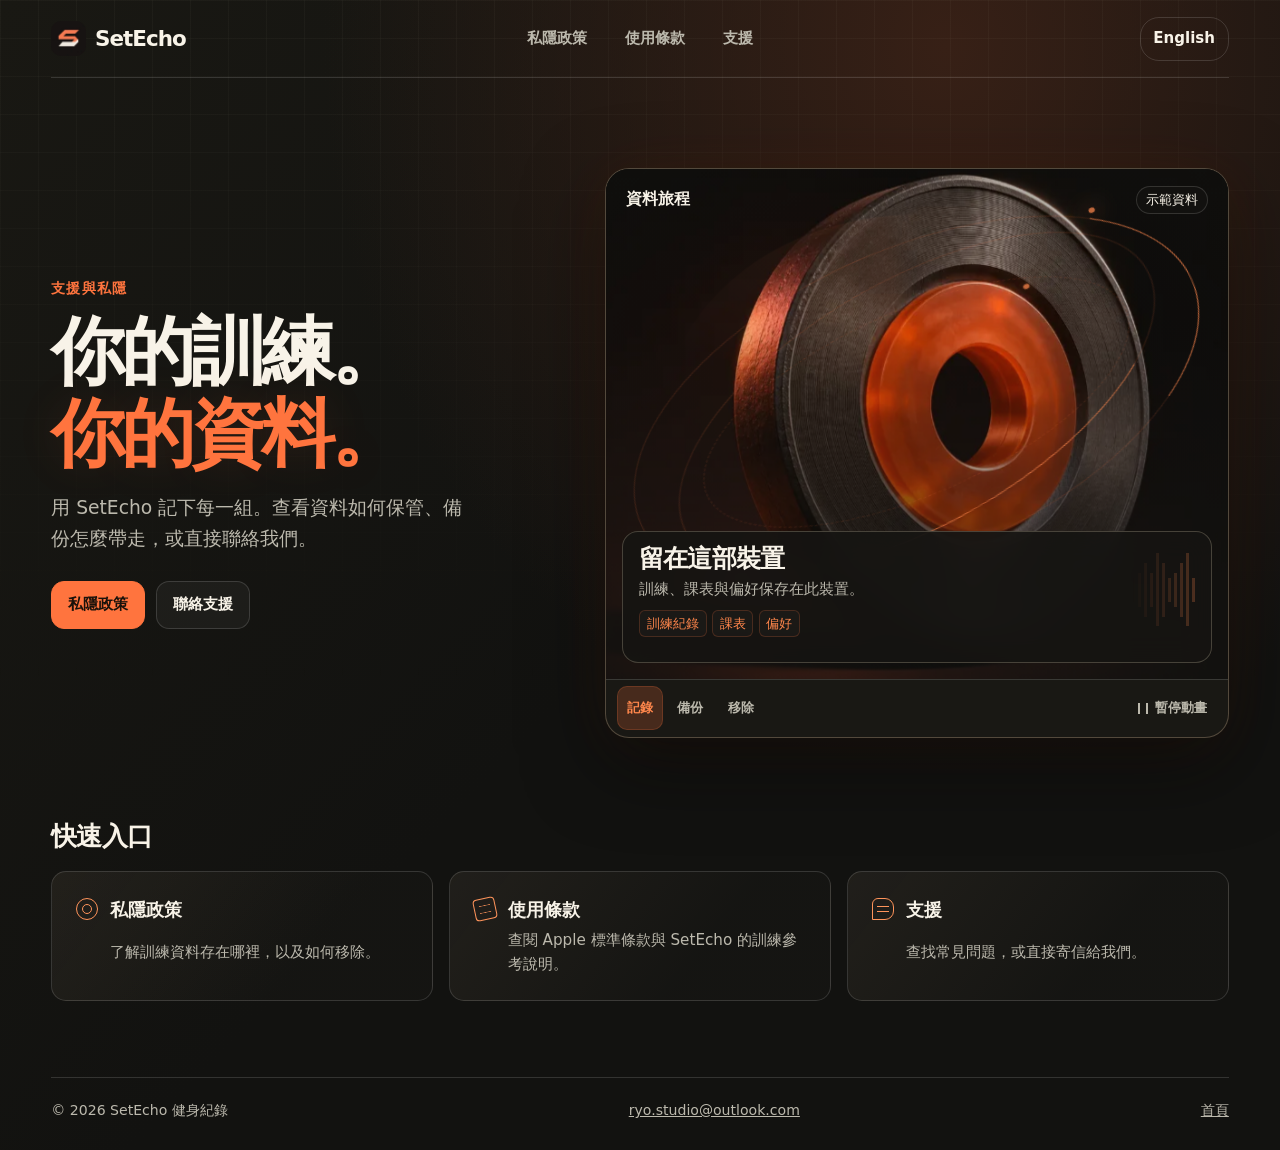
<file: index.html>
<!doctype html>
<html lang="zh-Hant" data-motion="auto">
<head>
  <meta charset="utf-8">
  <meta name="viewport" content="width=device-width, initial-scale=1">
  <meta name="theme-color" content="#121210">
  <meta name="referrer" content="no-referrer">
  <meta http-equiv="Content-Security-Policy" content="default-src 'self'; script-src 'self'; style-src 'self'; img-src 'self'; object-src 'none'; base-uri 'none'; form-action 'none'">
  <meta name="description" content="用 SetEcho 記下每一組。查看資料如何保管、備份怎麼帶走，或直接聯絡我們。">
  <title>SetEcho — 支援與私隱</title>
  <link rel="canonical" href="https://asun7505.github.io/setecho-support/">
  <link rel="alternate" hreflang="en" href="https://asun7505.github.io/setecho-support/en/">
  <link rel="alternate" hreflang="zh-Hant" href="https://asun7505.github.io/setecho-support/">
  <link rel="icon" href="./assets/icon.webp">
  <link rel="stylesheet" href="./assets/site.css">
  <link rel="stylesheet" href="./assets/legal.css">
  <script defer src="./assets/site.js"></script>
</head>
<body data-page="home">
  <a class="skip-link" href="#main">跳到主要內容</a>
  <header class="site-header shell">
    <a class="brand" href="index.html"><img src="./assets/icon.webp" width="35" height="35" alt=""><span>SetEcho</span></a>
    <nav class="site-nav" aria-label="主要導覽">
      <a href="privacy.html">私隱政策</a><a href="terms.html">使用條款</a><a href="support.html">支援</a>
    </nav>
    <a class="language-link" href="./en/index.html" lang="en" hreflang="en">English</a>
  </header>
  <main id="main" tabindex="-1">
    <div class="home-hero shell">
      <div class="home-copy enter">
        <p class="eyebrow">支援與私隱</p>
        <h1>你的訓練。<br><span>你的資料。</span></h1>
        <p class="hero-intro">用 SetEcho 記下每一組。查看資料如何保管、備份怎麼帶走，或直接聯絡我們。</p>
        <div class="button-row">
          <a class="button button-primary" href="privacy.html">私隱政策</a>
          <a class="button" href="support.html">聯絡支援</a>
        </div>
      </div>
      <section class="demo enter" aria-labelledby="demo-title" data-demo data-scene="record">
        <div class="demo-viewport" data-parallax>
          <div class="demo-art" aria-hidden="true">
            <img src="./assets/echo-plate.webp" width="1080" height="608" alt="" fetchpriority="high">
            <div class="demo-orbits"><i></i><i></i><i></i></div>
            <div class="demo-sweep"></div>
          </div>
          <div class="demo-top"><h2 id="demo-title">資料旅程</h2><span>示範資料</span></div>
          <div class="demo-readout" aria-live="polite" aria-atomic="true">
            <div class="readout-state" data-panel="record">
              <div class="readout-bars" aria-hidden="true"><i></i><i></i><i></i><i></i><i></i><i></i><i></i><i></i><i></i><i></i><i></i></div>
              <h3>留在這部裝置</h3><p>訓練、課表與偏好保存在此裝置。</p>
              <ul><li>訓練紀錄</li><li>課表</li><li>偏好</li></ul>
            </div><div class="readout-state" data-panel="backup" hidden>
              <div class="readout-bars" aria-hidden="true"><i></i><i></i><i></i><i></i><i></i><i></i><i></i><i></i><i></i><i></i><i></i></div>
              <h3>帶走一份備份</h3><p>你決定 JSON 副本存到哪裡。</p>
              <ul><li>選擇匯出</li><li>JSON 副本</li><li>自行儲存</li></ul>
            </div><div class="readout-state" data-panel="remove" hidden>
              <div class="readout-bars" aria-hidden="true"><i></i><i></i><i></i><i></i><i></i><i></i><i></i><i></i><i></i><i></i><i></i></div>
              <h3>由你管理紀錄</h3><p>刪除本機紀錄，已匯出的副本可另外處理。</p>
              <ul><li>本機紀錄</li><li>確認刪除</li><li>備份另存</li></ul>
            </div>
          </div>
        </div>
        <div class="demo-console">
          <div class="demo-controls" role="group" aria-label="資料旅程" data-needs-script hidden>
            <button type="button" data-scene-select="record" aria-pressed="true">記錄</button><button type="button" data-scene-select="backup" aria-pressed="false">備份</button><button type="button" data-scene-select="remove" aria-pressed="false">移除</button>
          </div>
          <button class="motion-toggle" type="button" data-motion-toggle data-pause="暫停動畫" data-resume="播放動畫" data-system="系統已減少動態" data-needs-script aria-pressed="false" hidden><span class="motion-symbol" aria-hidden="true"></span><span data-motion-label>暫停動畫</span></button>
        </div>
      </section>
    </div>
    <section class="shortcuts shell" aria-labelledby="shortcuts-title">
      <h2 id="shortcuts-title">快速入口</h2>
      <div class="shortcut-grid">
        <a class="shortcut" href="privacy.html"><span class="shortcut-mark privacy" aria-hidden="true"></span><h3>私隱政策</h3><p>了解訓練資料存在哪裡，以及如何移除。</p></a><a class="shortcut" href="terms.html"><span class="shortcut-mark terms" aria-hidden="true"></span><h3>使用條款</h3><p>查閱 Apple 標準條款與 SetEcho 的訓練參考說明。</p></a><a class="shortcut" href="support.html"><span class="shortcut-mark support" aria-hidden="true"></span><h3>支援</h3><p>查找常見問題，或直接寄信給我們。</p></a>
      </div>
    </section>
  </main>
  <footer class="site-footer shell">
    <span>© 2026 SetEcho 健身紀錄</span>
    <a href="mailto:ryo.studio@outlook.com">ryo.studio@outlook.com</a>
    <a href="./index.html">首頁</a>
  </footer>
</body>
</html>
</file>
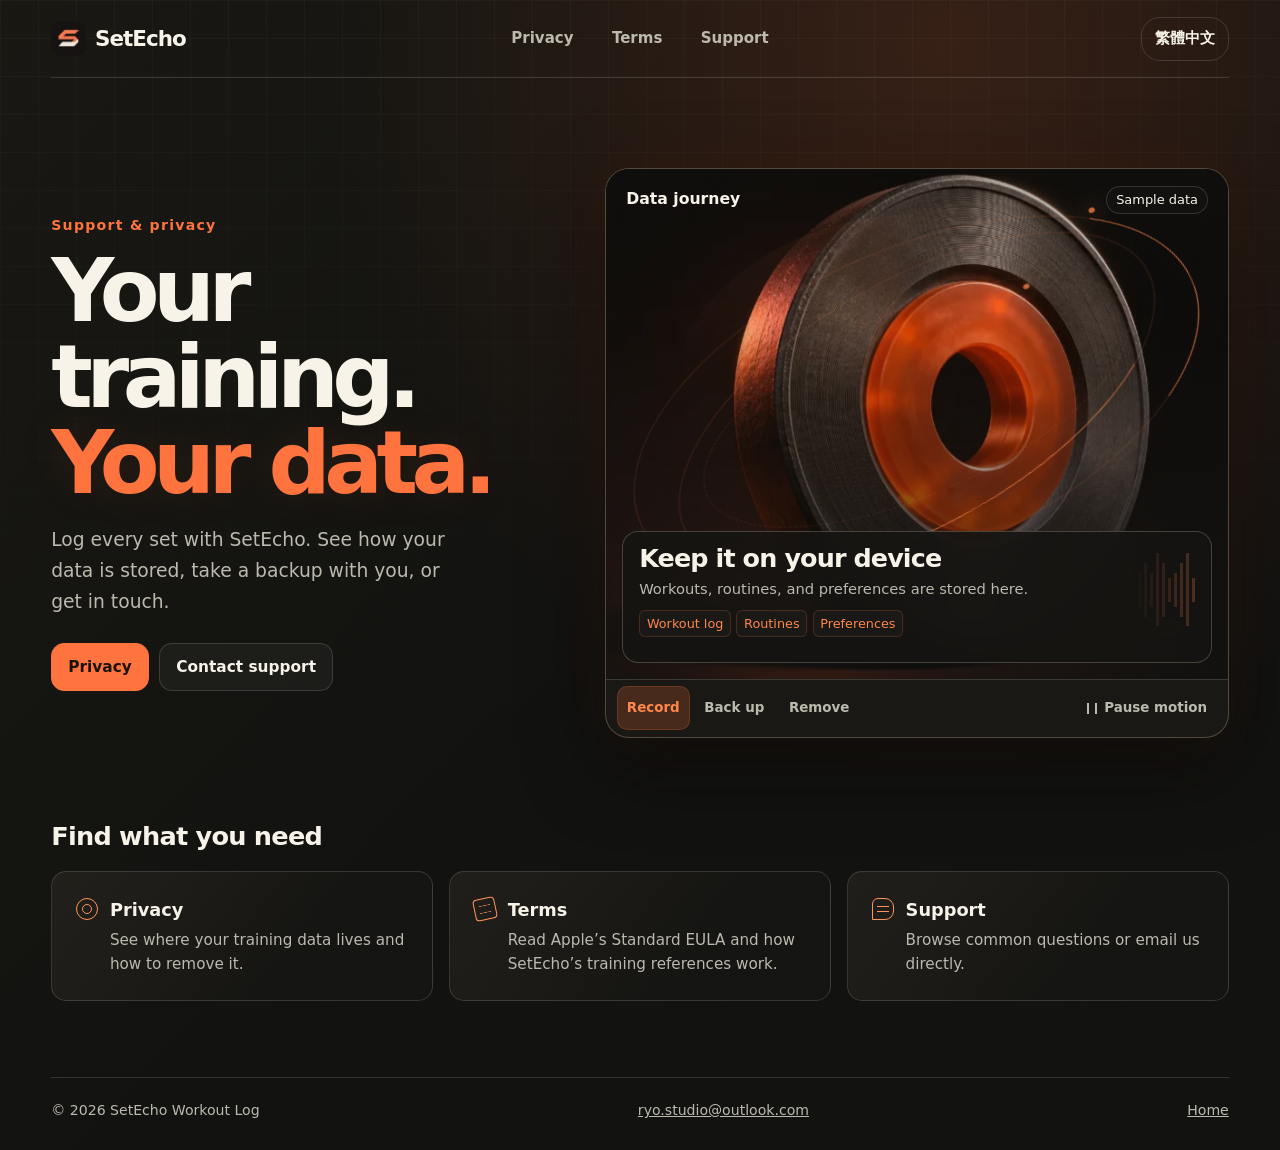
<file: en/index.html>
<!doctype html>
<html lang="en" data-motion="auto">
<head>
  <meta charset="utf-8">
  <meta name="viewport" content="width=device-width, initial-scale=1">
  <meta name="theme-color" content="#121210">
  <meta name="referrer" content="no-referrer">
  <meta http-equiv="Content-Security-Policy" content="default-src 'self'; script-src 'self'; style-src 'self'; img-src 'self'; object-src 'none'; base-uri 'none'; form-action 'none'">
  <meta name="description" content="Log every set with SetEcho. See how your data is stored, take a backup with you, or get in touch.">
  <title>SetEcho — Support & privacy</title>
  <link rel="canonical" href="https://asun7505.github.io/setecho-support/en/">
  <link rel="alternate" hreflang="en" href="https://asun7505.github.io/setecho-support/en/">
  <link rel="alternate" hreflang="zh-Hant" href="https://asun7505.github.io/setecho-support/">
  <link rel="icon" href="../assets/icon.webp">
  <link rel="stylesheet" href="../assets/site.css">
  <link rel="stylesheet" href="../assets/legal.css">
  <script defer src="../assets/site.js"></script>
</head>
<body data-page="home">
  <a class="skip-link" href="#main">Skip to content</a>
  <header class="site-header shell">
    <a class="brand" href="index.html"><img src="../assets/icon.webp" width="35" height="35" alt=""><span>SetEcho</span></a>
    <nav class="site-nav" aria-label="Main navigation">
      <a href="privacy.html">Privacy</a><a href="terms.html">Terms</a><a href="support.html">Support</a>
    </nav>
    <a class="language-link" href="../index.html" lang="zh-Hant" hreflang="zh-Hant">繁體中文</a>
  </header>
  <main id="main" tabindex="-1">
    <div class="home-hero shell">
      <div class="home-copy enter">
        <p class="eyebrow">Support & privacy</p>
        <h1>Your training.<br><span>Your data.</span></h1>
        <p class="hero-intro">Log every set with SetEcho. See how your data is stored, take a backup with you, or get in touch.</p>
        <div class="button-row">
          <a class="button button-primary" href="privacy.html">Privacy</a>
          <a class="button" href="support.html">Contact support</a>
        </div>
      </div>
      <section class="demo enter" aria-labelledby="demo-title" data-demo data-scene="record">
        <div class="demo-viewport" data-parallax>
          <div class="demo-art" aria-hidden="true">
            <img src="../assets/echo-plate.webp" width="1080" height="608" alt="" fetchpriority="high">
            <div class="demo-orbits"><i></i><i></i><i></i></div>
            <div class="demo-sweep"></div>
          </div>
          <div class="demo-top"><h2 id="demo-title">Data journey</h2><span>Sample data</span></div>
          <div class="demo-readout" aria-live="polite" aria-atomic="true">
            <div class="readout-state" data-panel="record">
              <div class="readout-bars" aria-hidden="true"><i></i><i></i><i></i><i></i><i></i><i></i><i></i><i></i><i></i><i></i><i></i></div>
              <h3>Keep it on your device</h3><p>Workouts, routines, and preferences are stored here.</p>
              <ul><li>Workout log</li><li>Routines</li><li>Preferences</li></ul>
            </div><div class="readout-state" data-panel="backup" hidden>
              <div class="readout-bars" aria-hidden="true"><i></i><i></i><i></i><i></i><i></i><i></i><i></i><i></i><i></i><i></i><i></i></div>
              <h3>Take a copy with you</h3><p>Choose where to save your JSON backup.</p>
              <ul><li>Export</li><li>JSON copy</li><li>Choose location</li></ul>
            </div><div class="readout-state" data-panel="remove" hidden>
              <div class="readout-bars" aria-hidden="true"><i></i><i></i><i></i><i></i><i></i><i></i><i></i><i></i><i></i><i></i><i></i></div>
              <h3>Manage what you keep</h3><p>Remove local data and manage exported copies separately.</p>
              <ul><li>Local data</li><li>Confirm removal</li><li>Manage backups</li></ul>
            </div>
          </div>
        </div>
        <div class="demo-console">
          <div class="demo-controls" role="group" aria-label="Data journey" data-needs-script hidden>
            <button type="button" data-scene-select="record" aria-pressed="true">Record</button><button type="button" data-scene-select="backup" aria-pressed="false">Back up</button><button type="button" data-scene-select="remove" aria-pressed="false">Remove</button>
          </div>
          <button class="motion-toggle" type="button" data-motion-toggle data-pause="Pause motion" data-resume="Play motion" data-system="Device motion reduced" data-needs-script aria-pressed="false" hidden><span class="motion-symbol" aria-hidden="true"></span><span data-motion-label>Pause motion</span></button>
        </div>
      </section>
    </div>
    <section class="shortcuts shell" aria-labelledby="shortcuts-title">
      <h2 id="shortcuts-title">Find what you need</h2>
      <div class="shortcut-grid">
        <a class="shortcut" href="privacy.html"><span class="shortcut-mark privacy" aria-hidden="true"></span><h3>Privacy</h3><p>See where your training data lives and how to remove it.</p></a><a class="shortcut" href="terms.html"><span class="shortcut-mark terms" aria-hidden="true"></span><h3>Terms</h3><p>Read Apple’s Standard EULA and how SetEcho’s training references work.</p></a><a class="shortcut" href="support.html"><span class="shortcut-mark support" aria-hidden="true"></span><h3>Support</h3><p>Browse common questions or email us directly.</p></a>
      </div>
    </section>
  </main>
  <footer class="site-footer shell">
    <span>© 2026 SetEcho Workout Log</span>
    <a href="mailto:ryo.studio@outlook.com">ryo.studio@outlook.com</a>
    <a href="./">Home</a>
  </footer>
</body>
</html>
</file>
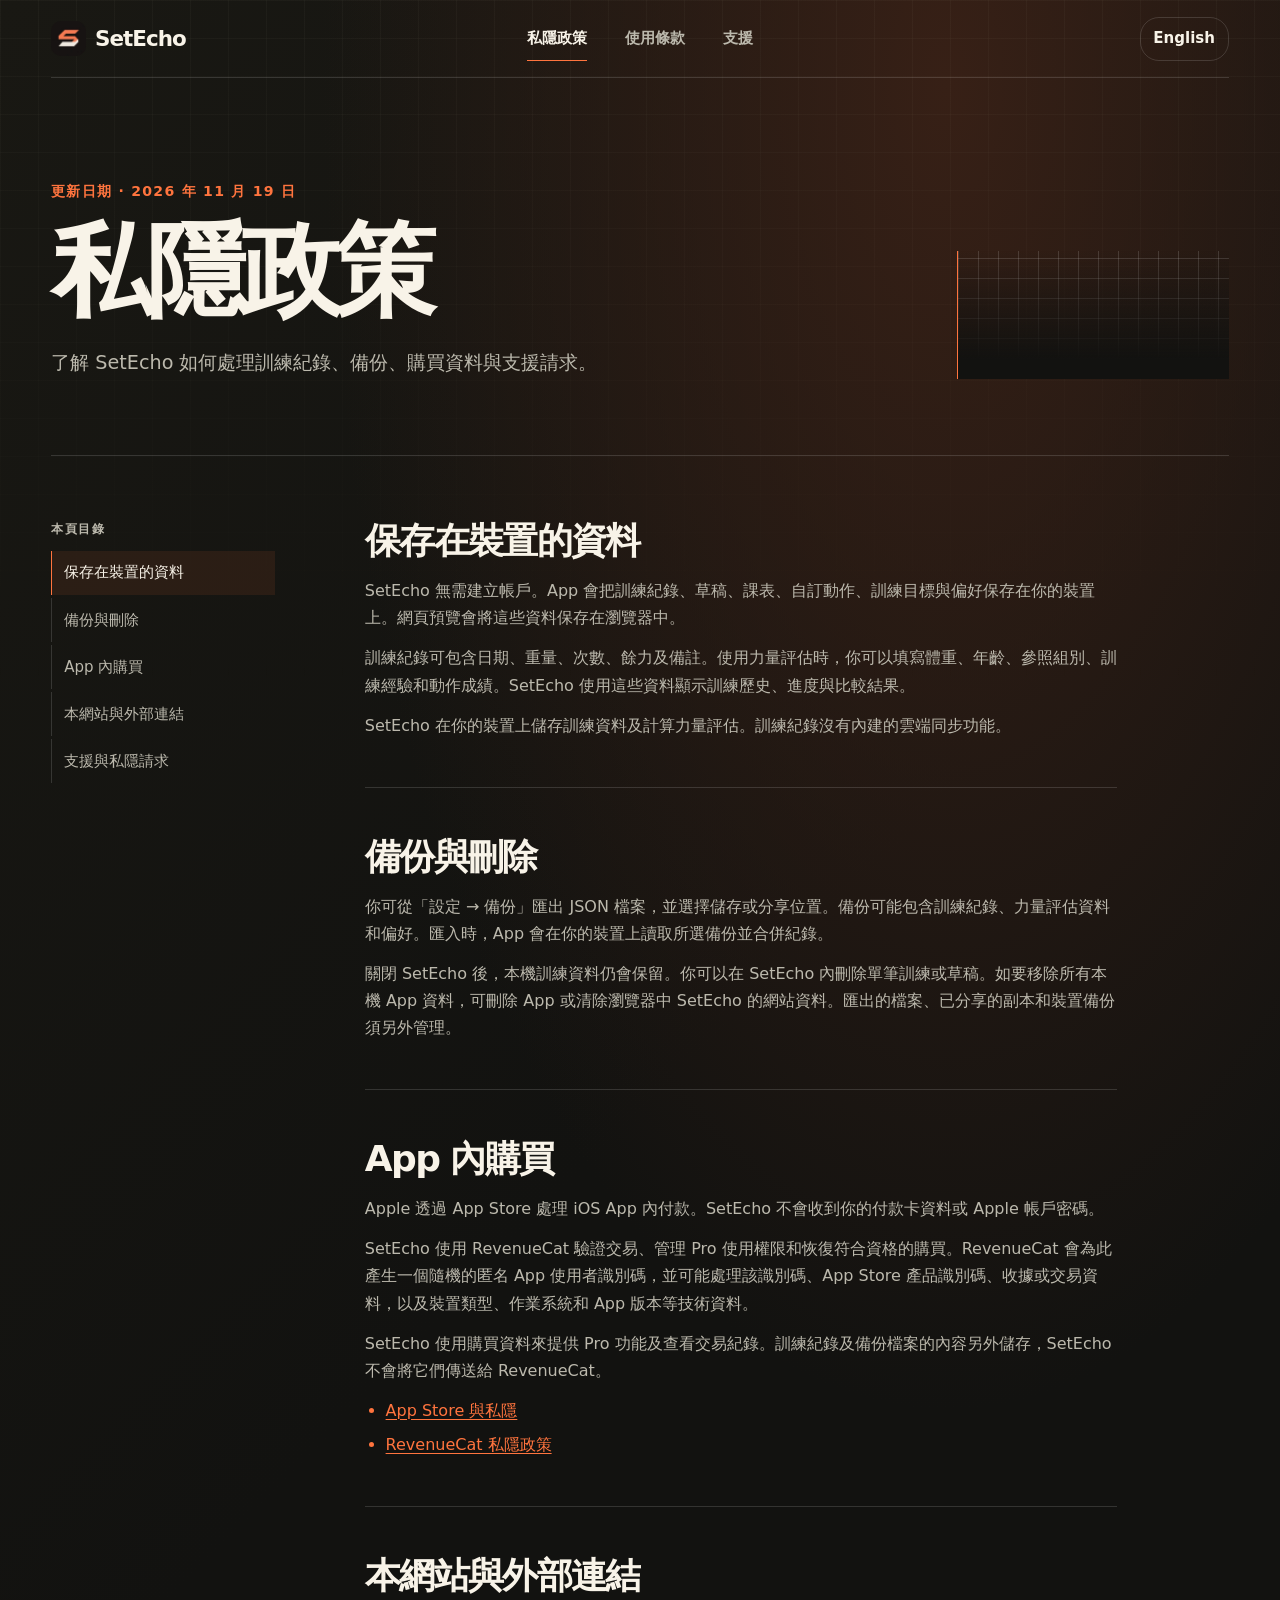
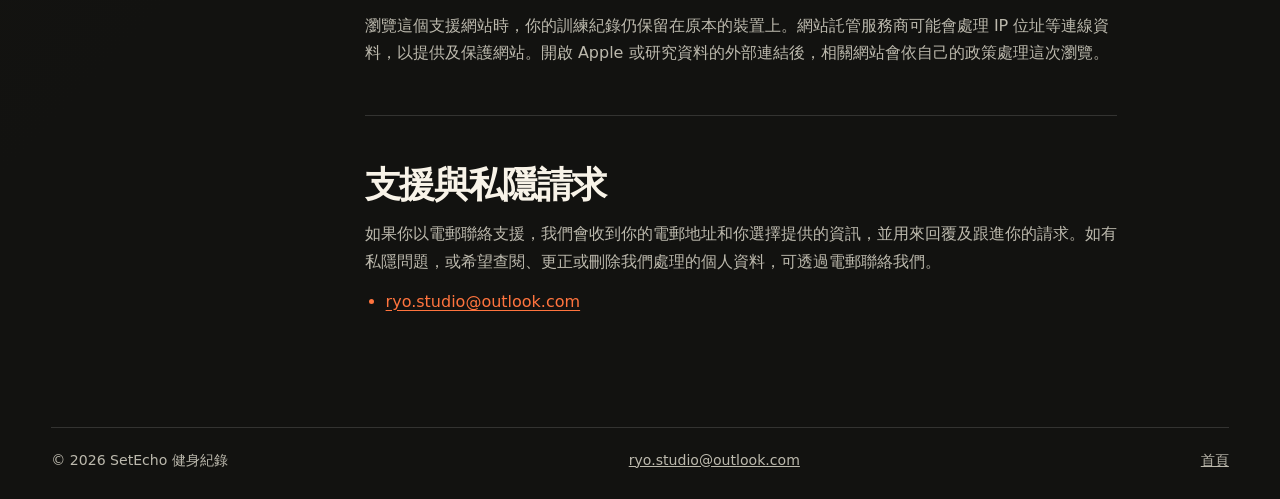
<file: privacy.html>
<!doctype html>
<html lang="zh-Hant" data-motion="auto">
<head>
  <meta charset="utf-8">
  <meta name="viewport" content="width=device-width, initial-scale=1">
  <meta name="theme-color" content="#121210">
  <meta name="referrer" content="no-referrer">
  <meta http-equiv="Content-Security-Policy" content="default-src 'self'; script-src 'self'; style-src 'self'; img-src 'self'; object-src 'none'; base-uri 'none'; form-action 'none'">
  <meta name="description" content="了解 SetEcho 如何處理訓練紀錄、備份、購買資料與支援請求。">
  <title>私隱政策 | SetEcho</title>
  <link rel="canonical" href="https://asun7505.github.io/setecho-support/privacy.html">
  <link rel="alternate" hreflang="en" href="https://asun7505.github.io/setecho-support/en/privacy.html">
  <link rel="alternate" hreflang="zh-Hant" href="https://asun7505.github.io/setecho-support/privacy.html">
  <link rel="icon" href="./assets/icon.webp">
  <link rel="stylesheet" href="./assets/site.css">
  <link rel="stylesheet" href="./assets/legal.css">
  <script defer src="./assets/site.js"></script>
</head>
<body data-page="privacy">
  <a class="skip-link" href="#main">跳到主要內容</a>
  <header class="site-header shell">
    <a class="brand" href="index.html"><img src="./assets/icon.webp" width="35" height="35" alt=""><span>SetEcho</span></a>
    <nav class="site-nav" aria-label="主要導覽">
      <a href="privacy.html" aria-current="page">私隱政策</a><a href="terms.html">使用條款</a><a href="support.html">支援</a>
    </nav>
    <a class="language-link" href="./en/privacy.html" lang="en" hreflang="en">English</a>
  </header>
  <main id="main" tabindex="-1">
      <div class="doc-hero shell"><div class="doc-intro enter"><p class="eyebrow"><time datetime="2026-11-19">更新日期 · 2026 年 11 月 19 日</time></p><h1>私隱政策</h1><p>了解 SetEcho 如何處理訓練紀錄、備份、購買資料與支援請求。</p></div><div class="doc-index-mark" aria-hidden="true"><i></i><i></i><i></i></div></div>
      <div class="doc-layout shell">
        <aside class="doc-sidebar"><nav class="doc-nav" aria-label="本頁目錄"><h2>本頁目錄</h2>
          <a class="doc-toc-link" href="#local-data">保存在裝置的資料</a><a class="doc-toc-link" href="#backup-and-deletion">備份與刪除</a><a class="doc-toc-link" href="#purchase-data">App 內購買</a><a class="doc-toc-link" href="#website-and-links">本網站與外部連結</a><a class="doc-toc-link" href="#privacy-contact">支援與私隱請求</a>
        </nav></aside>
        <article class="doc-content"><section class="doc-section" id="local-data">
    <h2>保存在裝置的資料</h2>
    <p>SetEcho 無需建立帳戶。App 會把訓練紀錄、草稿、課表、自訂動作、訓練目標與偏好保存在你的裝置上。網頁預覽會將這些資料保存在瀏覽器中。</p><p>訓練紀錄可包含日期、重量、次數、餘力及備註。使用力量評估時，你可以填寫體重、年齡、參照組別、訓練經驗和動作成績。SetEcho 使用這些資料顯示訓練歷史、進度與比較結果。</p><p>SetEcho 在你的裝置上儲存訓練資料及計算力量評估。訓練紀錄沒有內建的雲端同步功能。</p>
    
    
  </section><section class="doc-section" id="backup-and-deletion">
    <h2>備份與刪除</h2>
    <p>你可從「設定 → 備份」匯出 JSON 檔案，並選擇儲存或分享位置。備份可能包含訓練紀錄、力量評估資料和偏好。匯入時，App 會在你的裝置上讀取所選備份並合併紀錄。</p><p>關閉 SetEcho 後，本機訓練資料仍會保留。你可以在 SetEcho 內刪除單筆訓練或草稿。如要移除所有本機 App 資料，可刪除 App 或清除瀏覽器中 SetEcho 的網站資料。匯出的檔案、已分享的副本和裝置備份須另外管理。</p>
    
    
  </section><section class="doc-section" id="purchase-data">
    <h2>App 內購買</h2>
    <p>Apple 透過 App Store 處理 iOS App 內付款。SetEcho 不會收到你的付款卡資料或 Apple 帳戶密碼。</p><p>SetEcho 使用 RevenueCat 驗證交易、管理 Pro 使用權限和恢復符合資格的購買。RevenueCat 會為此產生一個隨機的匿名 App 使用者識別碼，並可能處理該識別碼、App Store 產品識別碼、收據或交易資料，以及裝置類型、作業系統和 App 版本等技術資料。</p><p>SetEcho 使用購買資料來提供 Pro 功能及查看交易紀錄。訓練紀錄及備份檔案的內容另外儲存，SetEcho 不會將它們傳送給 RevenueCat。</p>
    
    <ul class="doc-links"><li><a href="https://www.apple.com/legal/privacy/data/en/app-store/">App Store 與私隱</a></li><li><a href="https://www.revenuecat.com/privacy">RevenueCat 私隱政策</a></li></ul>
  </section><section class="doc-section" id="website-and-links">
    <h2>本網站與外部連結</h2>
    <p>瀏覽這個支援網站時，你的訓練紀錄仍保留在原本的裝置上。網站託管服務商可能會處理 IP 位址等連線資料，以提供及保護網站。開啟 Apple 或研究資料的外部連結後，相關網站會依自己的政策處理這次瀏覽。</p>
    
    
  </section><section class="doc-section" id="privacy-contact">
    <h2>支援與私隱請求</h2>
    <p>如果你以電郵聯絡支援，我們會收到你的電郵地址和你選擇提供的資訊，並用來回覆及跟進你的請求。如有私隱問題，或希望查閱、更正或刪除我們處理的個人資料，可透過電郵聯絡我們。</p>
    
    <ul class="doc-links"><li><a href="mailto:ryo.studio@outlook.com">ryo.studio@outlook.com</a></li></ul>
  </section></article>
      </div>
    </main>
  <footer class="site-footer shell">
    <span>© 2026 SetEcho 健身紀錄</span>
    <a href="mailto:ryo.studio@outlook.com">ryo.studio@outlook.com</a>
    <a href="./index.html">首頁</a>
  </footer>
</body>
</html>
</file>
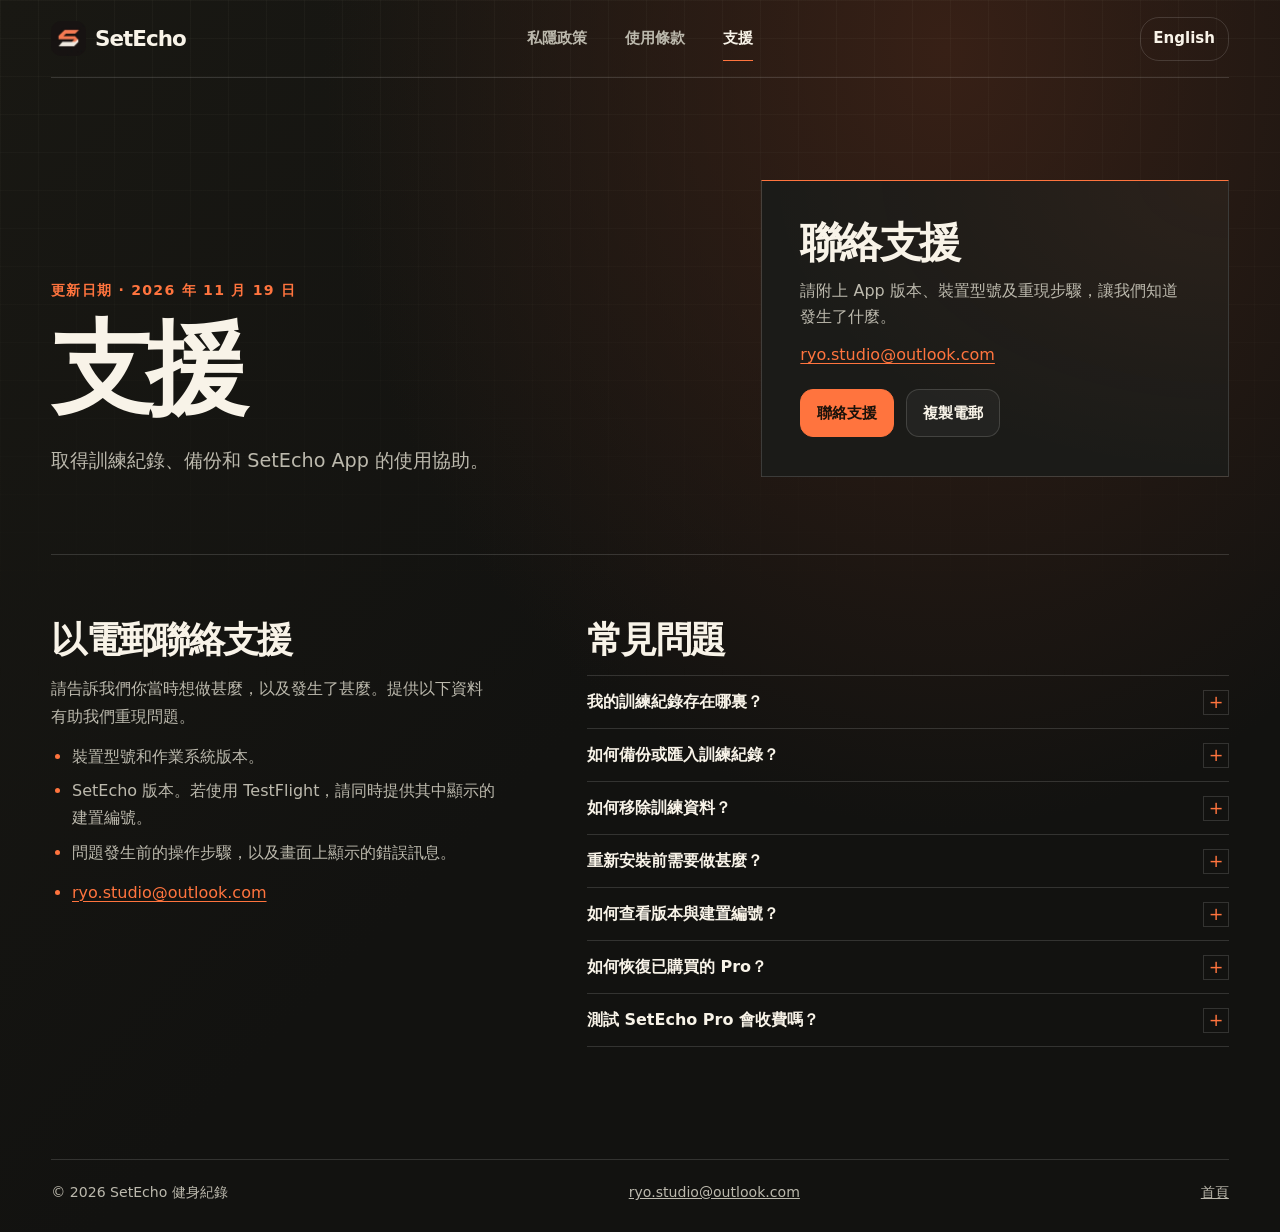
<file: support.html>
<!doctype html>
<html lang="zh-Hant" data-motion="auto">
<head>
  <meta charset="utf-8">
  <meta name="viewport" content="width=device-width, initial-scale=1">
  <meta name="theme-color" content="#121210">
  <meta name="referrer" content="no-referrer">
  <meta http-equiv="Content-Security-Policy" content="default-src 'self'; script-src 'self'; style-src 'self'; img-src 'self'; object-src 'none'; base-uri 'none'; form-action 'none'">
  <meta name="description" content="取得訓練紀錄、備份和 SetEcho App 的使用協助。">
  <title>支援 | SetEcho</title>
  <link rel="canonical" href="https://asun7505.github.io/setecho-support/support.html">
  <link rel="alternate" hreflang="en" href="https://asun7505.github.io/setecho-support/en/support.html">
  <link rel="alternate" hreflang="zh-Hant" href="https://asun7505.github.io/setecho-support/support.html">
  <link rel="icon" href="./assets/icon.webp">
  <link rel="stylesheet" href="./assets/site.css">
  <link rel="stylesheet" href="./assets/legal.css">
  <script defer src="./assets/site.js"></script>
</head>
<body data-page="support">
  <a class="skip-link" href="#main">跳到主要內容</a>
  <header class="site-header shell">
    <a class="brand" href="index.html"><img src="./assets/icon.webp" width="35" height="35" alt=""><span>SetEcho</span></a>
    <nav class="site-nav" aria-label="主要導覽">
      <a href="privacy.html">私隱政策</a><a href="terms.html">使用條款</a><a href="support.html" aria-current="page">支援</a>
    </nav>
    <a class="language-link" href="./en/support.html" lang="en" hreflang="en">English</a>
  </header>
  <main id="main" tabindex="-1">
    <div class="support-hero shell"><div class="doc-intro enter"><p class="eyebrow"><time datetime="2026-11-19">更新日期 · 2026 年 11 月 19 日</time></p><h1>支援</h1><p>取得訓練紀錄、備份和 SetEcho App 的使用協助。</p></div>
      <aside class="contact-card enter">
        <h2>聯絡支援</h2>
        <p>請附上 App 版本、裝置型號及重現步驟，讓我們知道發生了什麼。</p>
        <p><a class="support-email" href="mailto:ryo.studio@outlook.com">ryo.studio@outlook.com</a></p>
        <div class="contact-actions">
          <a class="button button-primary" href="mailto:ryo.studio@outlook.com?subject=SetEcho%20Support">聯絡支援</a>
          <button class="button" type="button" data-copy-email="ryo.studio@outlook.com" data-copied="已複製電郵" data-copy-error="請手動複製上方電郵。" data-needs-script hidden>複製電郵</button>
        </div>
        <p class="copy-status" aria-live="polite" data-copy-status></p>
      </aside>
    </div>
    <div class="support-layout shell">
      <div class="support-info"><section class="doc-section" id="contact">
    <h2>以電郵聯絡支援</h2>
    <p>請告訴我們你當時想做甚麼，以及發生了甚麼。提供以下資料有助我們重現問題。</p>
    <ul><li>裝置型號和作業系統版本。</li><li>SetEcho 版本。若使用 TestFlight，請同時提供其中顯示的建置編號。</li><li>問題發生前的操作步驟，以及畫面上顯示的錯誤訊息。</li></ul>
    <ul class="doc-links"><li><a href="mailto:ryo.studio@outlook.com">ryo.studio@outlook.com</a></li></ul>
  </section></div>
      <section class="faq-list" aria-labelledby="faq-title"><h2 id="faq-title">常見問題</h2>
        <details><summary>我的訓練紀錄存在哪裏？</summary><p>SetEcho 將紀錄保存在你使用的裝置上。網頁預覽將紀錄保存在該瀏覽器。若要搬移紀錄，可在原本的裝置匯出 JSON 備份，再到另一部裝置匯入。</p></details><details><summary>如何備份或匯入訓練紀錄？</summary><p>前往「設定 → 備份」匯出 JSON 檔案。在另一部裝置或重新安裝後，打開同一選單，選取備份檔案以合併到個人紀錄。SetEcho 也支援匯入相容的 GymFixLab 備份。</p></details><details><summary>如何移除訓練資料？</summary><p>打開訓練紀錄或已儲存的草稿，展開訓練資訊，再選擇刪除。如要移除所有本機紀錄，可刪除 App 或清除瀏覽器中的 SetEcho 網站資料。若也要移除已匯出的備份，請另外刪除備份檔案。</p></details><details><summary>重新安裝前需要做甚麼？</summary><p>請先匯出備份，並確認可以在 SetEcho 以外的位置開啟檔案。重新安裝後，從「設定 → 備份」將檔案匯入。</p></details><details><summary>如何查看版本與建置編號？</summary><p>若安裝了測試版，可在 TestFlight 打開 SetEcho 頁面查看 App 版本和建置編號。在 iPhone 上，可從「設定 → 一般 → 關於本機」查看裝置型號與 iOS 版本。</p></details><details><summary>如何恢復已購買的 Pro？</summary><p>在 iOS App 打開 SetEcho Pro，選擇「恢復購買」。請使用當初購買時的 Apple 帳戶。如需恢復訓練紀錄，請另外匯入訓練備份。</p></details><details><summary>測試 SetEcho Pro 會收費嗎？</summary><p>若你使用的 TestFlight 版本提供 Apple App 內購買，交易會在 Apple 的沙盒測試環境執行，不會收費。沙盒購買只用於測試。</p></details>
      </section>
    </div>
  </main>
  <footer class="site-footer shell">
    <span>© 2026 SetEcho 健身紀錄</span>
    <a href="mailto:ryo.studio@outlook.com">ryo.studio@outlook.com</a>
    <a href="./index.html">首頁</a>
  </footer>
</body>
</html>
</file>
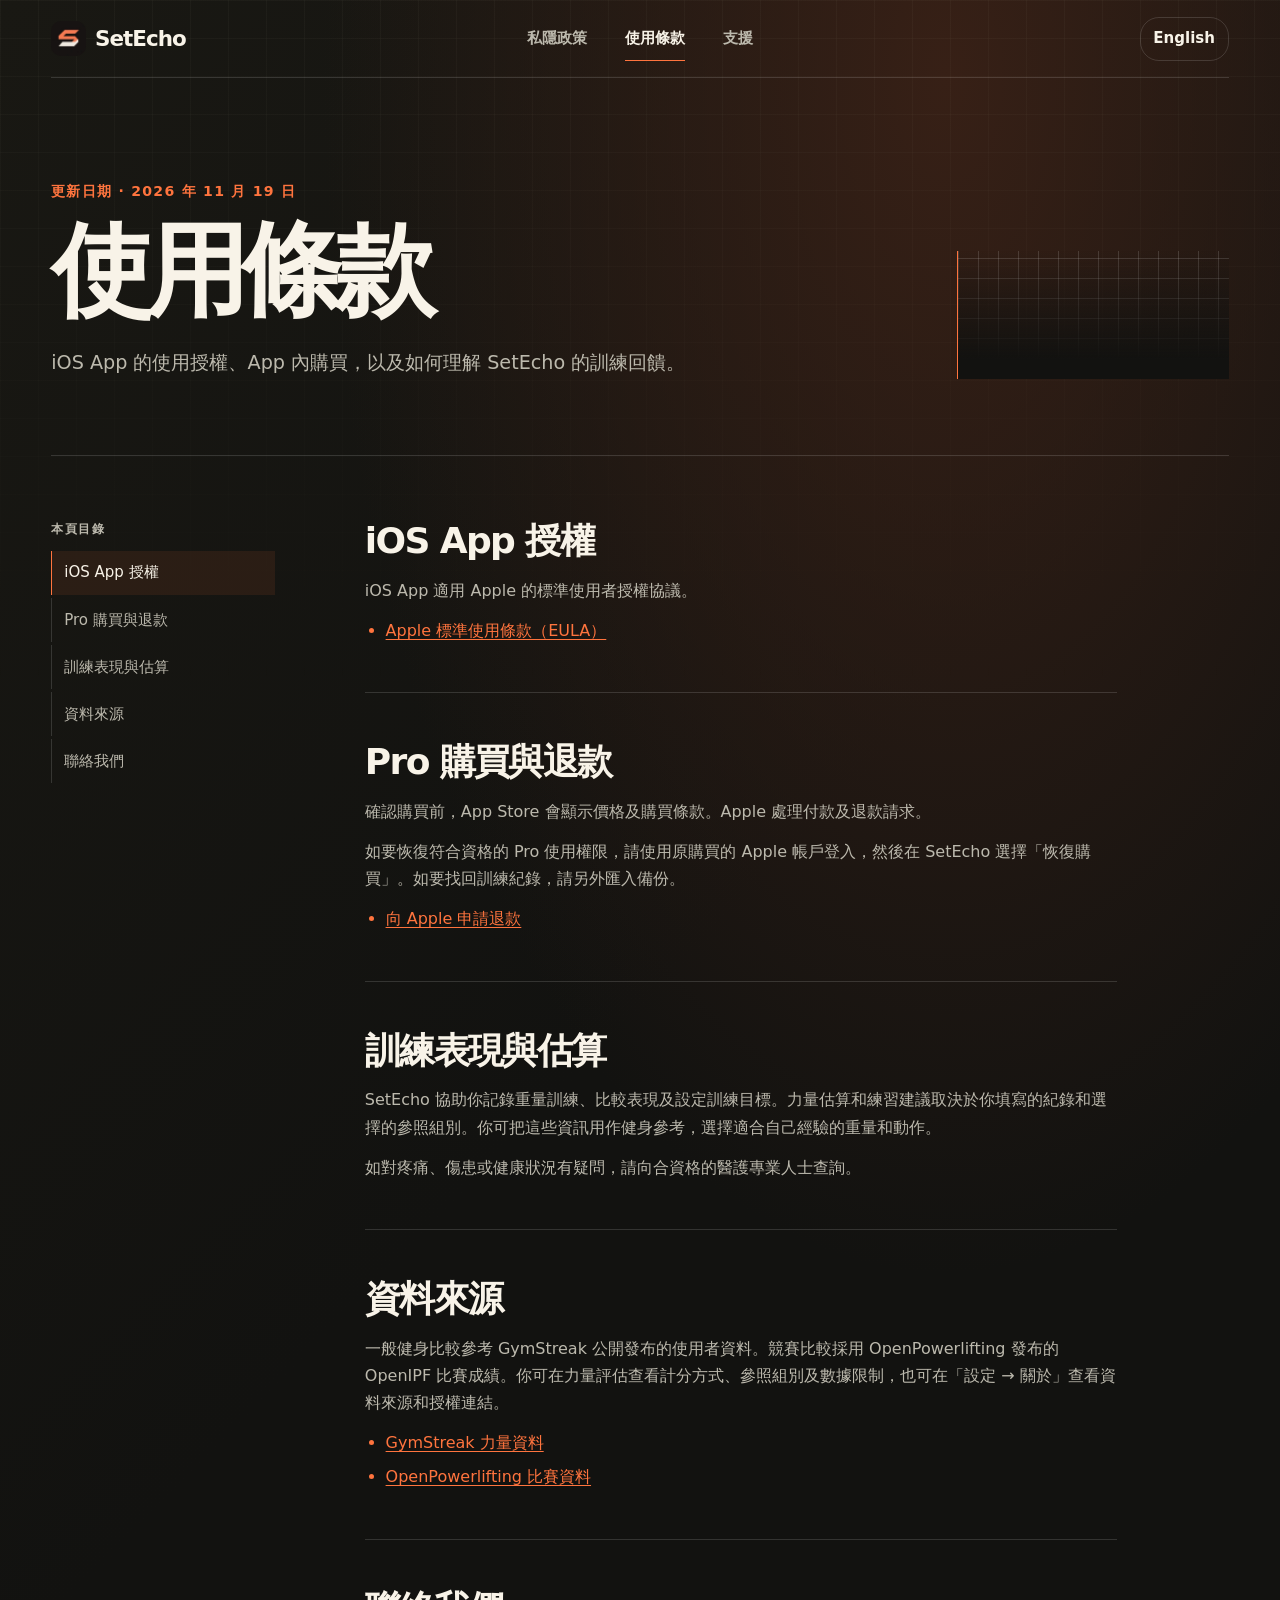
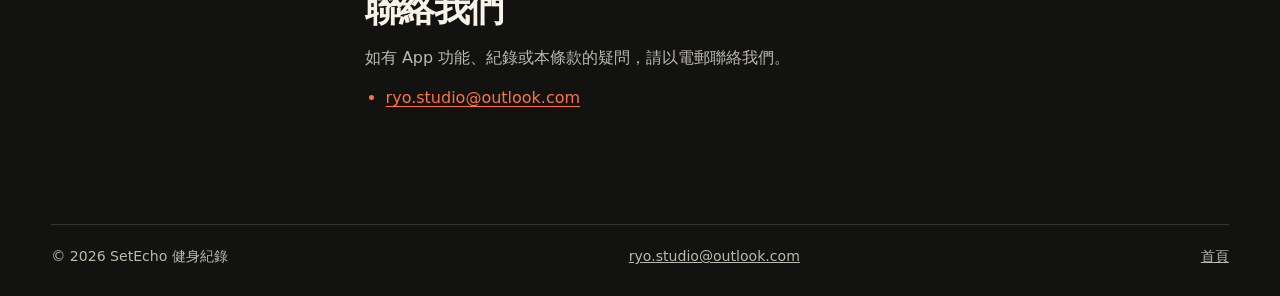
<file: terms.html>
<!doctype html>
<html lang="zh-Hant" data-motion="auto">
<head>
  <meta charset="utf-8">
  <meta name="viewport" content="width=device-width, initial-scale=1">
  <meta name="theme-color" content="#121210">
  <meta name="referrer" content="no-referrer">
  <meta http-equiv="Content-Security-Policy" content="default-src 'self'; script-src 'self'; style-src 'self'; img-src 'self'; object-src 'none'; base-uri 'none'; form-action 'none'">
  <meta name="description" content="iOS App 的使用授權、App 內購買，以及如何理解 SetEcho 的訓練回饋。">
  <title>使用條款 | SetEcho</title>
  <link rel="canonical" href="https://asun7505.github.io/setecho-support/terms.html">
  <link rel="alternate" hreflang="en" href="https://asun7505.github.io/setecho-support/en/terms.html">
  <link rel="alternate" hreflang="zh-Hant" href="https://asun7505.github.io/setecho-support/terms.html">
  <link rel="icon" href="./assets/icon.webp">
  <link rel="stylesheet" href="./assets/site.css">
  <link rel="stylesheet" href="./assets/legal.css">
  <script defer src="./assets/site.js"></script>
</head>
<body data-page="terms">
  <a class="skip-link" href="#main">跳到主要內容</a>
  <header class="site-header shell">
    <a class="brand" href="index.html"><img src="./assets/icon.webp" width="35" height="35" alt=""><span>SetEcho</span></a>
    <nav class="site-nav" aria-label="主要導覽">
      <a href="privacy.html">私隱政策</a><a href="terms.html" aria-current="page">使用條款</a><a href="support.html">支援</a>
    </nav>
    <a class="language-link" href="./en/terms.html" lang="en" hreflang="en">English</a>
  </header>
  <main id="main" tabindex="-1">
      <div class="doc-hero shell"><div class="doc-intro enter"><p class="eyebrow"><time datetime="2026-11-19">更新日期 · 2026 年 11 月 19 日</time></p><h1>使用條款</h1><p>iOS App 的使用授權、App 內購買，以及如何理解 SetEcho 的訓練回饋。</p></div><div class="doc-index-mark" aria-hidden="true"><i></i><i></i><i></i></div></div>
      <div class="doc-layout shell">
        <aside class="doc-sidebar"><nav class="doc-nav" aria-label="本頁目錄"><h2>本頁目錄</h2>
          <a class="doc-toc-link" href="#ios-licence">iOS App 授權</a><a class="doc-toc-link" href="#purchases">Pro 購買與退款</a><a class="doc-toc-link" href="#training-feedback">訓練表現與估算</a><a class="doc-toc-link" href="#training-sources">資料來源</a><a class="doc-toc-link" href="#terms-contact">聯絡我們</a>
        </nav></aside>
        <article class="doc-content"><section class="doc-section" id="ios-licence">
    <h2>iOS App 授權</h2>
    <p>iOS App 適用 Apple 的標準使用者授權協議。</p>
    
    <ul class="doc-links"><li><a href="https://www.apple.com/legal/internet-services/itunes/dev/stdeula/">Apple 標準使用條款（EULA）</a></li></ul>
  </section><section class="doc-section" id="purchases">
    <h2>Pro 購買與退款</h2>
    <p>確認購買前，App Store 會顯示價格及購買條款。Apple 處理付款及退款請求。</p><p>如要恢復符合資格的 Pro 使用權限，請使用原購買的 Apple 帳戶登入，然後在 SetEcho 選擇「恢復購買」。如要找回訓練紀錄，請另外匯入備份。</p>
    
    <ul class="doc-links"><li><a href="https://support.apple.com/en-us/118223">向 Apple 申請退款</a></li></ul>
  </section><section class="doc-section" id="training-feedback">
    <h2>訓練表現與估算</h2>
    <p>SetEcho 協助你記錄重量訓練、比較表現及設定訓練目標。力量估算和練習建議取決於你填寫的紀錄和選擇的參照組別。你可把這些資訊用作健身參考，選擇適合自己經驗的重量和動作。</p><p>如對疼痛、傷患或健康狀況有疑問，請向合資格的醫護專業人士查詢。</p>
    
    
  </section><section class="doc-section" id="training-sources">
    <h2>資料來源</h2>
    <p>一般健身比較參考 GymStreak 公開發布的使用者資料。競賽比較採用 OpenPowerlifting 發布的 OpenIPF 比賽成績。你可在力量評估查看計分方式、參照組別及數據限制，也可在「設定 → 關於」查看資料來源和授權連結。</p>
    
    <ul class="doc-links"><li><a href="https://www.gymstreak.com/research/strength-standards">GymStreak 力量資料</a></li><li><a href="https://openpowerlifting.gitlab.io/opl-csv/bulk-csv.html">OpenPowerlifting 比賽資料</a></li></ul>
  </section><section class="doc-section" id="terms-contact">
    <h2>聯絡我們</h2>
    <p>如有 App 功能、紀錄或本條款的疑問，請以電郵聯絡我們。</p>
    
    <ul class="doc-links"><li><a href="mailto:ryo.studio@outlook.com">ryo.studio@outlook.com</a></li></ul>
  </section></article>
      </div>
    </main>
  <footer class="site-footer shell">
    <span>© 2026 SetEcho 健身紀錄</span>
    <a href="mailto:ryo.studio@outlook.com">ryo.studio@outlook.com</a>
    <a href="./index.html">首頁</a>
  </footer>
</body>
</html>
</file>
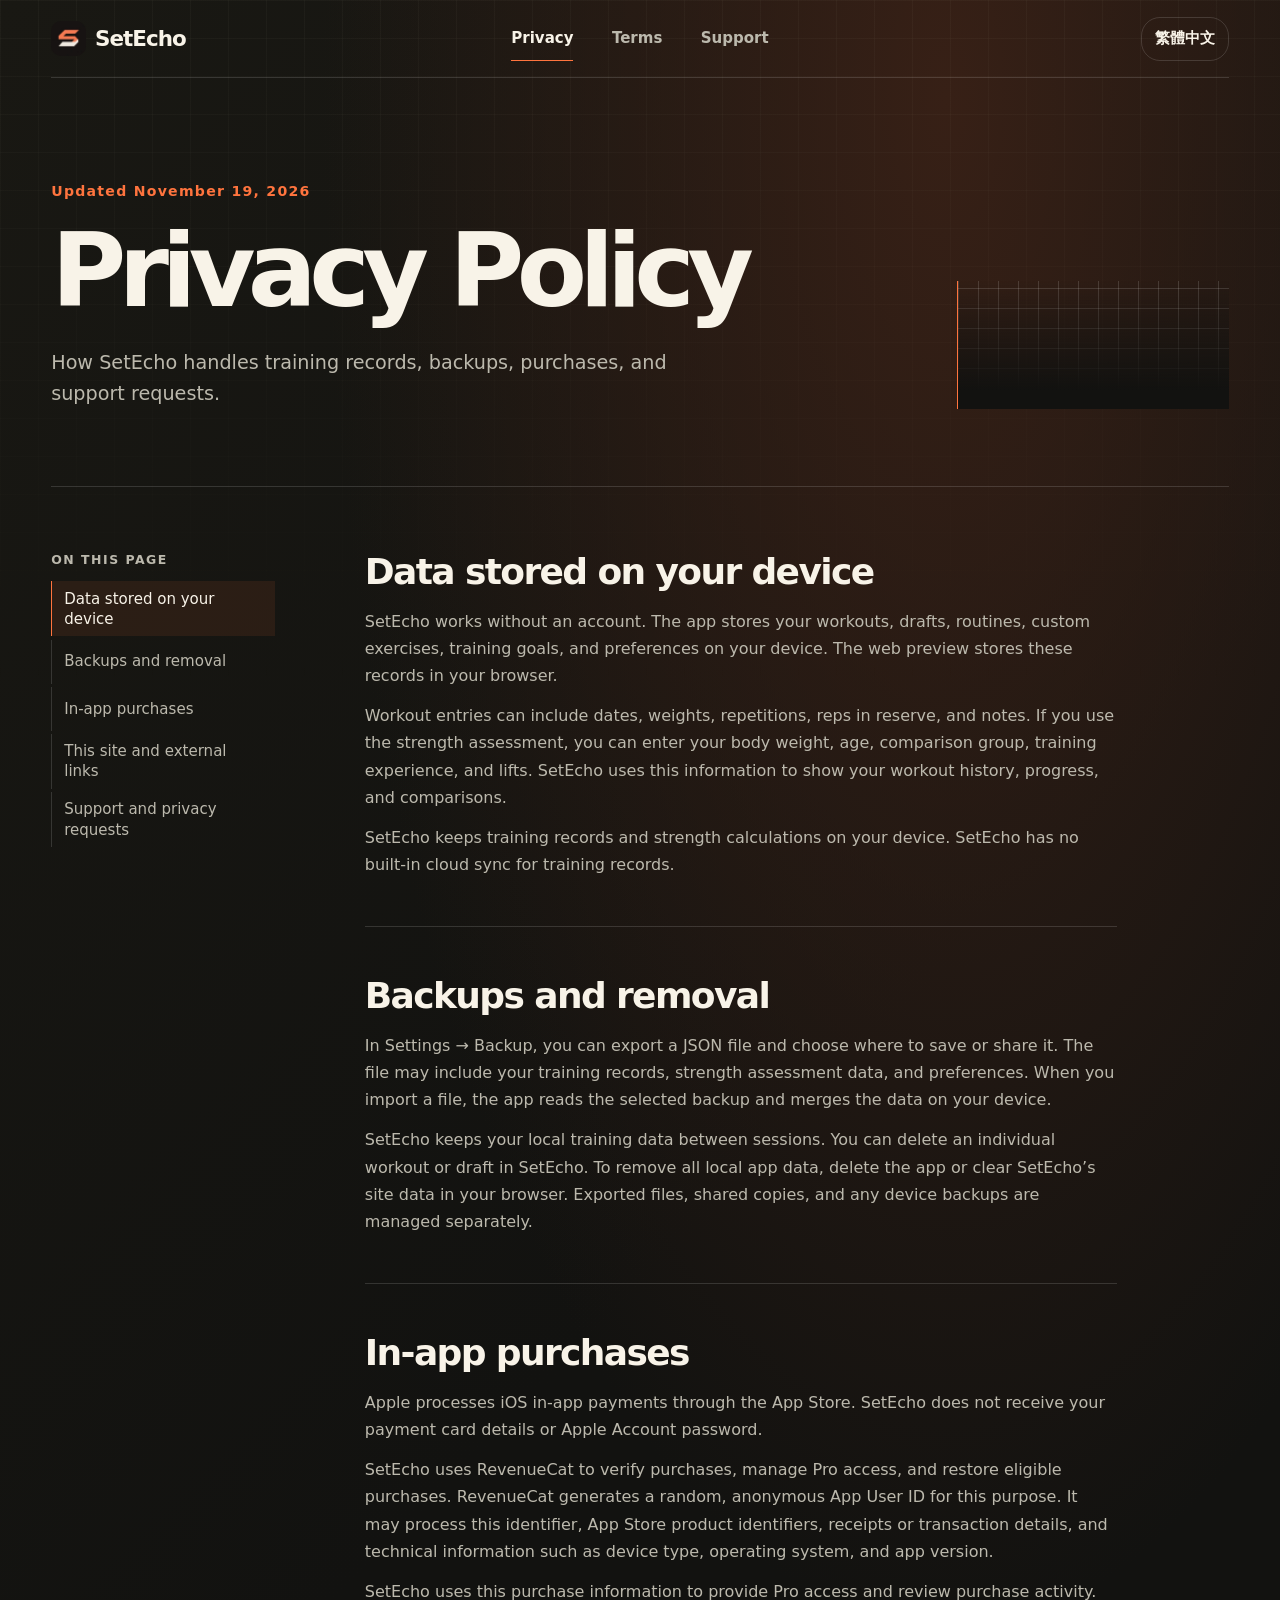
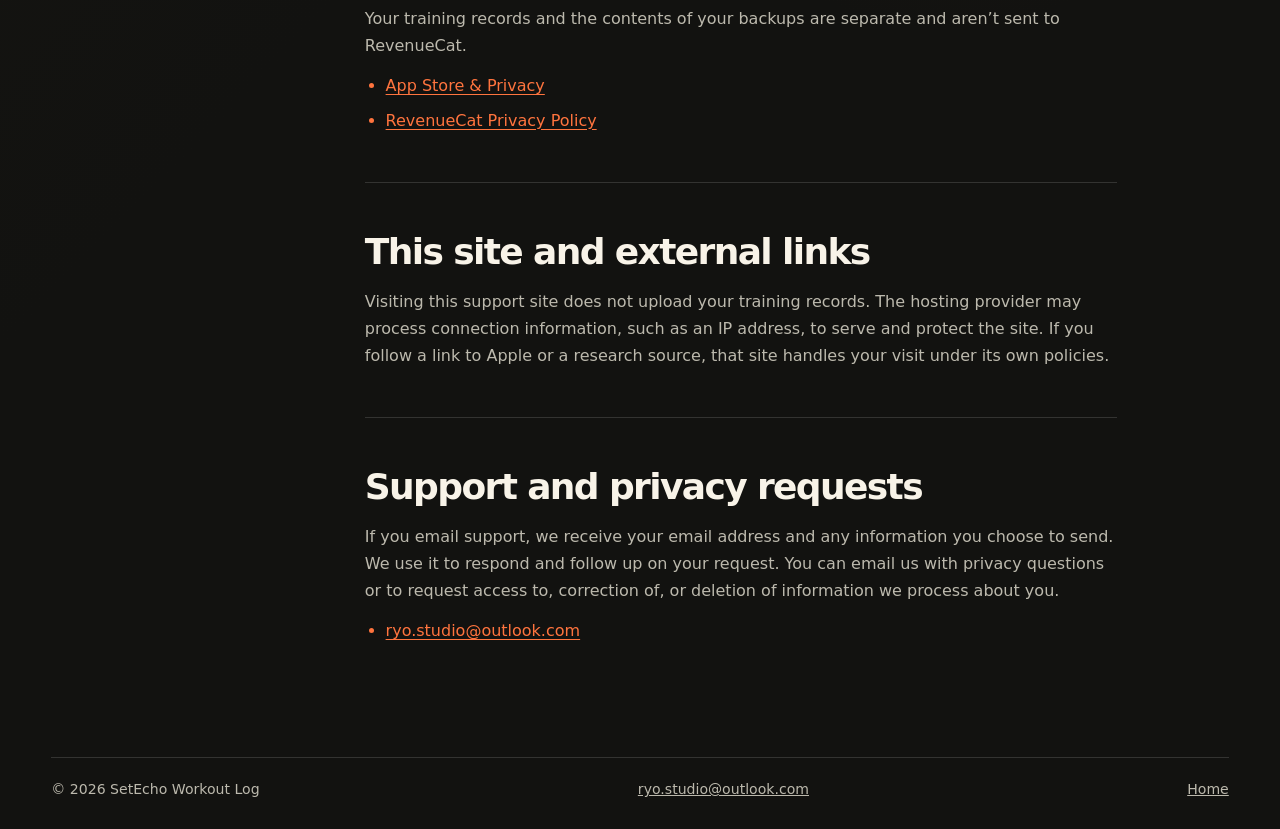
<file: en/privacy.html>
<!doctype html>
<html lang="en" data-motion="auto">
<head>
  <meta charset="utf-8">
  <meta name="viewport" content="width=device-width, initial-scale=1">
  <meta name="theme-color" content="#121210">
  <meta name="referrer" content="no-referrer">
  <meta http-equiv="Content-Security-Policy" content="default-src 'self'; script-src 'self'; style-src 'self'; img-src 'self'; object-src 'none'; base-uri 'none'; form-action 'none'">
  <meta name="description" content="How SetEcho handles training records, backups, purchases, and support requests.">
  <title>Privacy Policy | SetEcho</title>
  <link rel="canonical" href="https://asun7505.github.io/setecho-support/en/privacy.html">
  <link rel="alternate" hreflang="en" href="https://asun7505.github.io/setecho-support/en/privacy.html">
  <link rel="alternate" hreflang="zh-Hant" href="https://asun7505.github.io/setecho-support/privacy.html">
  <link rel="icon" href="../assets/icon.webp">
  <link rel="stylesheet" href="../assets/site.css">
  <link rel="stylesheet" href="../assets/legal.css">
  <script defer src="../assets/site.js"></script>
</head>
<body data-page="privacy">
  <a class="skip-link" href="#main">Skip to content</a>
  <header class="site-header shell">
    <a class="brand" href="index.html"><img src="../assets/icon.webp" width="35" height="35" alt=""><span>SetEcho</span></a>
    <nav class="site-nav" aria-label="Main navigation">
      <a href="privacy.html" aria-current="page">Privacy</a><a href="terms.html">Terms</a><a href="support.html">Support</a>
    </nav>
    <a class="language-link" href="../privacy.html" lang="zh-Hant" hreflang="zh-Hant">繁體中文</a>
  </header>
  <main id="main" tabindex="-1">
      <div class="doc-hero shell"><div class="doc-intro enter"><p class="eyebrow"><time datetime="2026-11-19">Updated November 19, 2026</time></p><h1>Privacy Policy</h1><p>How SetEcho handles training records, backups, purchases, and support requests.</p></div><div class="doc-index-mark" aria-hidden="true"><i></i><i></i><i></i></div></div>
      <div class="doc-layout shell">
        <aside class="doc-sidebar"><nav class="doc-nav" aria-label="On this page"><h2>On this page</h2>
          <a class="doc-toc-link" href="#local-data">Data stored on your device</a><a class="doc-toc-link" href="#backup-and-deletion">Backups and removal</a><a class="doc-toc-link" href="#purchase-data">In-app purchases</a><a class="doc-toc-link" href="#website-and-links">This site and external links</a><a class="doc-toc-link" href="#privacy-contact">Support and privacy requests</a>
        </nav></aside>
        <article class="doc-content"><section class="doc-section" id="local-data">
    <h2>Data stored on your device</h2>
    <p>SetEcho works without an account. The app stores your workouts, drafts, routines, custom exercises, training goals, and preferences on your device. The web preview stores these records in your browser.</p><p>Workout entries can include dates, weights, repetitions, reps in reserve, and notes. If you use the strength assessment, you can enter your body weight, age, comparison group, training experience, and lifts. SetEcho uses this information to show your workout history, progress, and comparisons.</p><p>SetEcho keeps training records and strength calculations on your device. SetEcho has no built-in cloud sync for training records.</p>
    
    
  </section><section class="doc-section" id="backup-and-deletion">
    <h2>Backups and removal</h2>
    <p>In Settings → Backup, you can export a JSON file and choose where to save or share it. The file may include your training records, strength assessment data, and preferences. When you import a file, the app reads the selected backup and merges the data on your device.</p><p>SetEcho keeps your local training data between sessions. You can delete an individual workout or draft in SetEcho. To remove all local app data, delete the app or clear SetEcho’s site data in your browser. Exported files, shared copies, and any device backups are managed separately.</p>
    
    
  </section><section class="doc-section" id="purchase-data">
    <h2>In-app purchases</h2>
    <p>Apple processes iOS in-app payments through the App Store. SetEcho does not receive your payment card details or Apple Account password.</p><p>SetEcho uses RevenueCat to verify purchases, manage Pro access, and restore eligible purchases. RevenueCat generates a random, anonymous App User ID for this purpose. It may process this identifier, App Store product identifiers, receipts or transaction details, and technical information such as device type, operating system, and app version.</p><p>SetEcho uses this purchase information to provide Pro access and review purchase activity. Your training records and the contents of your backups are separate and aren’t sent to RevenueCat.</p>
    
    <ul class="doc-links"><li><a href="https://www.apple.com/legal/privacy/data/en/app-store/">App Store &amp; Privacy</a></li><li><a href="https://www.revenuecat.com/privacy">RevenueCat Privacy Policy</a></li></ul>
  </section><section class="doc-section" id="website-and-links">
    <h2>This site and external links</h2>
    <p>Visiting this support site does not upload your training records. The hosting provider may process connection information, such as an IP address, to serve and protect the site. If you follow a link to Apple or a research source, that site handles your visit under its own policies.</p>
    
    
  </section><section class="doc-section" id="privacy-contact">
    <h2>Support and privacy requests</h2>
    <p>If you email support, we receive your email address and any information you choose to send. We use it to respond and follow up on your request. You can email us with privacy questions or to request access to, correction of, or deletion of information we process about you.</p>
    
    <ul class="doc-links"><li><a href="mailto:ryo.studio@outlook.com">ryo.studio@outlook.com</a></li></ul>
  </section></article>
      </div>
    </main>
  <footer class="site-footer shell">
    <span>© 2026 SetEcho Workout Log</span>
    <a href="mailto:ryo.studio@outlook.com">ryo.studio@outlook.com</a>
    <a href="./">Home</a>
  </footer>
</body>
</html>
</file>
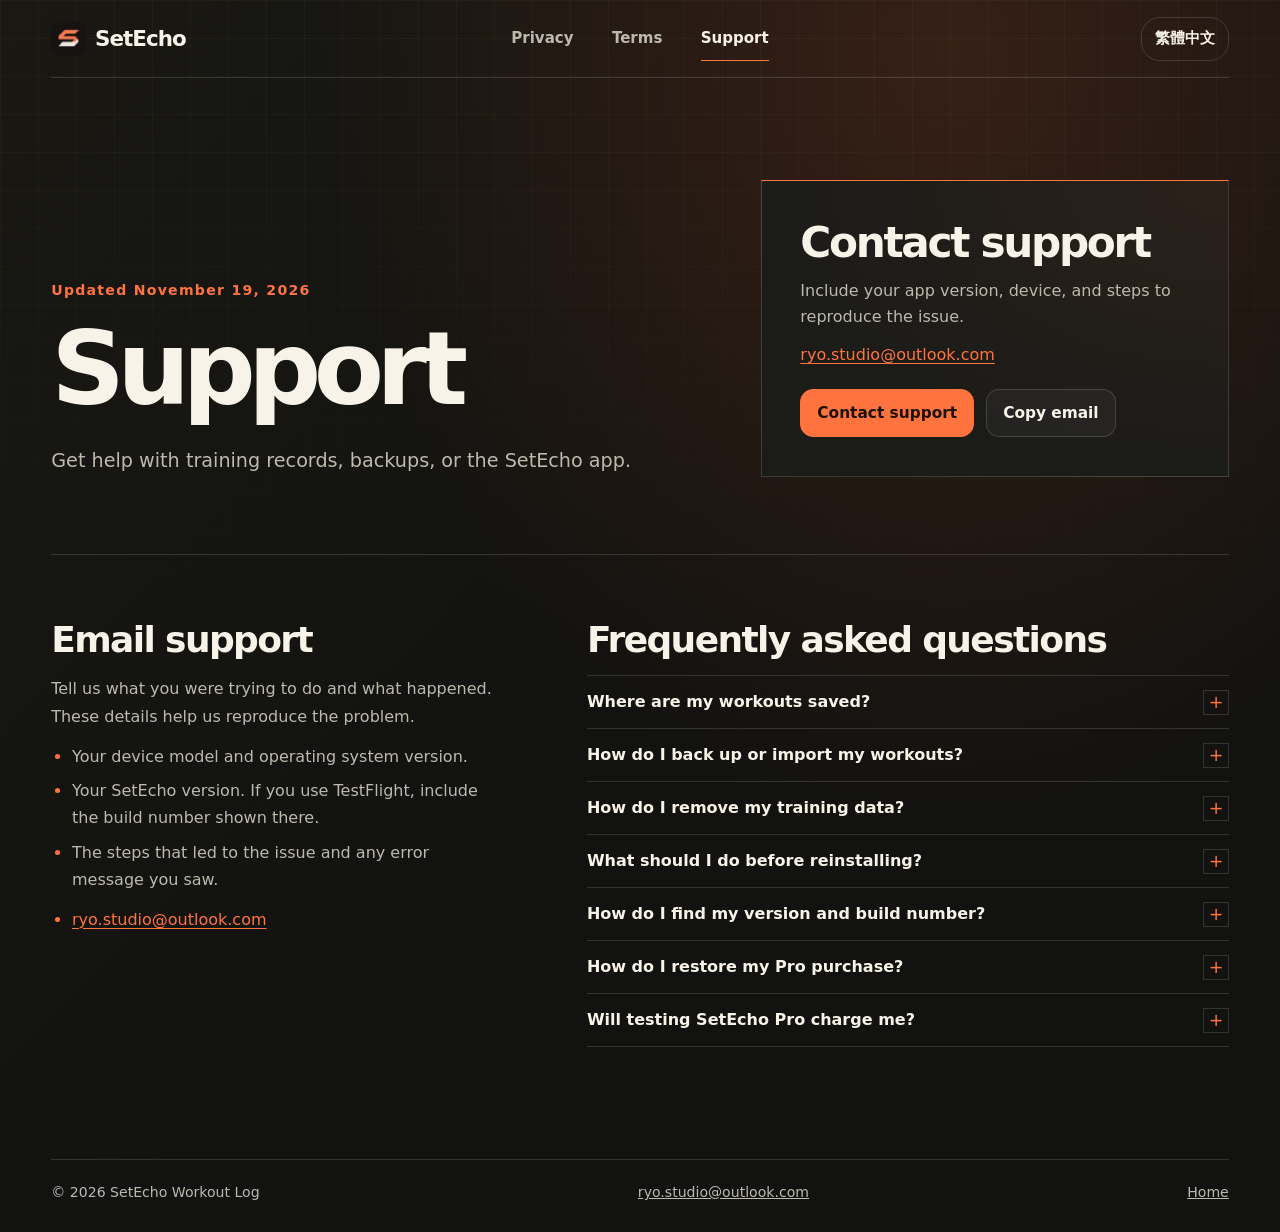
<file: en/support.html>
<!doctype html>
<html lang="en" data-motion="auto">
<head>
  <meta charset="utf-8">
  <meta name="viewport" content="width=device-width, initial-scale=1">
  <meta name="theme-color" content="#121210">
  <meta name="referrer" content="no-referrer">
  <meta http-equiv="Content-Security-Policy" content="default-src 'self'; script-src 'self'; style-src 'self'; img-src 'self'; object-src 'none'; base-uri 'none'; form-action 'none'">
  <meta name="description" content="Get help with training records, backups, or the SetEcho app.">
  <title>Support | SetEcho</title>
  <link rel="canonical" href="https://asun7505.github.io/setecho-support/en/support.html">
  <link rel="alternate" hreflang="en" href="https://asun7505.github.io/setecho-support/en/support.html">
  <link rel="alternate" hreflang="zh-Hant" href="https://asun7505.github.io/setecho-support/support.html">
  <link rel="icon" href="../assets/icon.webp">
  <link rel="stylesheet" href="../assets/site.css">
  <link rel="stylesheet" href="../assets/legal.css">
  <script defer src="../assets/site.js"></script>
</head>
<body data-page="support">
  <a class="skip-link" href="#main">Skip to content</a>
  <header class="site-header shell">
    <a class="brand" href="index.html"><img src="../assets/icon.webp" width="35" height="35" alt=""><span>SetEcho</span></a>
    <nav class="site-nav" aria-label="Main navigation">
      <a href="privacy.html">Privacy</a><a href="terms.html">Terms</a><a href="support.html" aria-current="page">Support</a>
    </nav>
    <a class="language-link" href="../support.html" lang="zh-Hant" hreflang="zh-Hant">繁體中文</a>
  </header>
  <main id="main" tabindex="-1">
    <div class="support-hero shell"><div class="doc-intro enter"><p class="eyebrow"><time datetime="2026-11-19">Updated November 19, 2026</time></p><h1>Support</h1><p>Get help with training records, backups, or the SetEcho app.</p></div>
      <aside class="contact-card enter">
        <h2>Contact support</h2>
        <p>Include your app version, device, and steps to reproduce the issue.</p>
        <p><a class="support-email" href="mailto:ryo.studio@outlook.com">ryo.studio@outlook.com</a></p>
        <div class="contact-actions">
          <a class="button button-primary" href="mailto:ryo.studio@outlook.com?subject=SetEcho%20Support">Contact support</a>
          <button class="button" type="button" data-copy-email="ryo.studio@outlook.com" data-copied="Email copied" data-copy-error="Select the email address above to copy it." data-needs-script hidden>Copy email</button>
        </div>
        <p class="copy-status" aria-live="polite" data-copy-status></p>
      </aside>
    </div>
    <div class="support-layout shell">
      <div class="support-info"><section class="doc-section" id="contact">
    <h2>Email support</h2>
    <p>Tell us what you were trying to do and what happened. These details help us reproduce the problem.</p>
    <ul><li>Your device model and operating system version.</li><li>Your SetEcho version. If you use TestFlight, include the build number shown there.</li><li>The steps that led to the issue and any error message you saw.</li></ul>
    <ul class="doc-links"><li><a href="mailto:ryo.studio@outlook.com">ryo.studio@outlook.com</a></li></ul>
  </section></div>
      <section class="faq-list" aria-labelledby="faq-title"><h2 id="faq-title">Frequently asked questions</h2>
        <details><summary>Where are my workouts saved?</summary><p>SetEcho saves your records on the device you use. The web preview saves them in that browser. To move your records, export a JSON backup on the original device and import it on the other device.</p></details><details><summary>How do I back up or import my workouts?</summary><p>Open Settings → Backup to export a JSON file. On another device or after reinstalling, open the same menu and choose the backup file to merge it into your personal log. SetEcho can also import compatible GymFixLab backups.</p></details><details><summary>How do I remove my training data?</summary><p>Open a workout or saved draft, expand the workout details, and choose the delete option. Delete the app or clear SetEcho’s browser site data to remove all local records. Delete any exported backups you want removed separately.</p></details><details><summary>What should I do before reinstalling?</summary><p>Export a backup first and make sure you can open the file from a location outside SetEcho. After reinstalling, use Settings → Backup to import it.</p></details><details><summary>How do I find my version and build number?</summary><p>If you installed the beta, open SetEcho’s page in TestFlight to find the app version and build number. On your iPhone, Settings → General → About shows your device model and iOS version.</p></details><details><summary>How do I restore my Pro purchase?</summary><p>Open SetEcho Pro in the iOS app and tap Restore Purchases. Use the same Apple Account you used to make the purchase. To recover your workout history, import your training backup separately.</p></details><details><summary>Will testing SetEcho Pro charge me?</summary><p>If your TestFlight build offers an Apple purchase, it runs in Apple’s sandbox and you won’t be charged. Sandbox purchases apply only to testing.</p></details>
      </section>
    </div>
  </main>
  <footer class="site-footer shell">
    <span>© 2026 SetEcho Workout Log</span>
    <a href="mailto:ryo.studio@outlook.com">ryo.studio@outlook.com</a>
    <a href="./">Home</a>
  </footer>
</body>
</html>
</file>
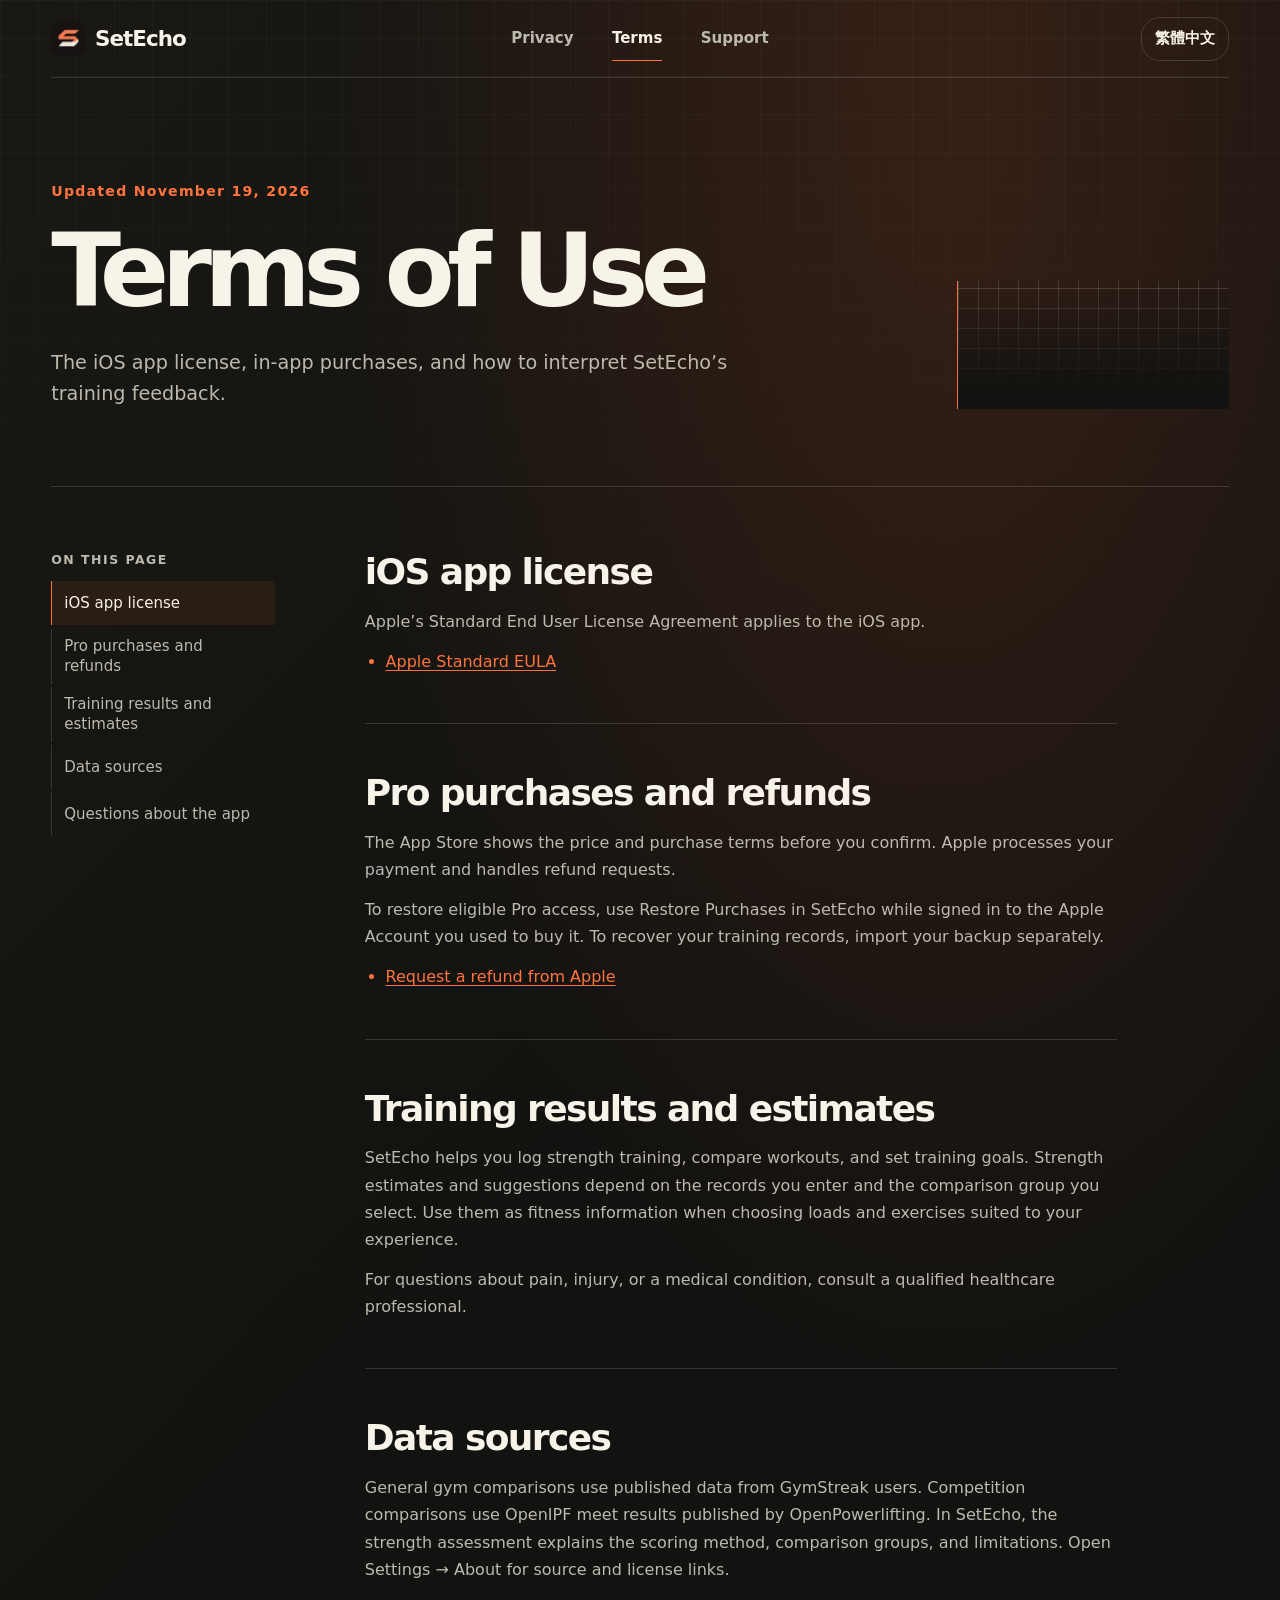
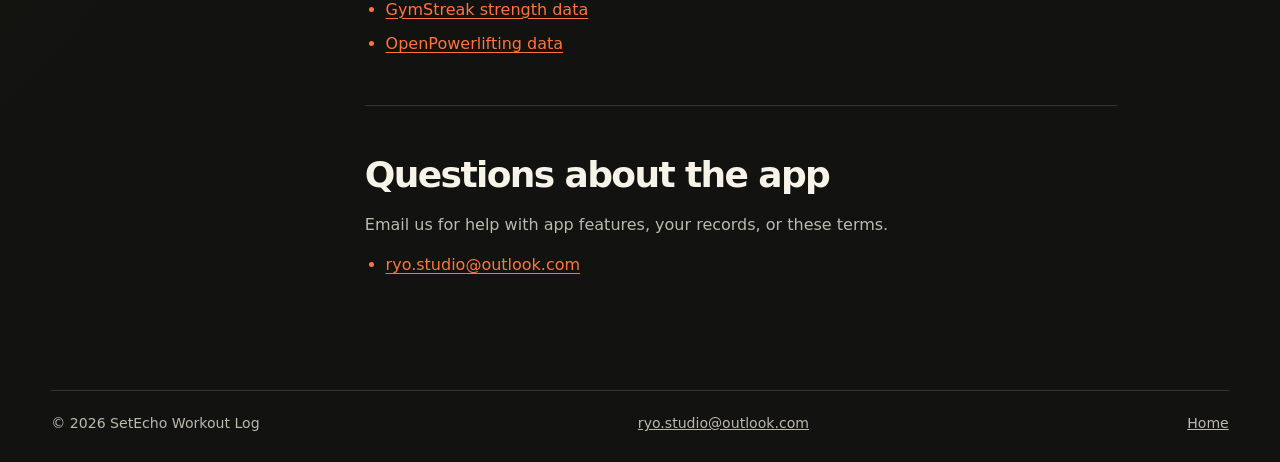
<file: en/terms.html>
<!doctype html>
<html lang="en" data-motion="auto">
<head>
  <meta charset="utf-8">
  <meta name="viewport" content="width=device-width, initial-scale=1">
  <meta name="theme-color" content="#121210">
  <meta name="referrer" content="no-referrer">
  <meta http-equiv="Content-Security-Policy" content="default-src 'self'; script-src 'self'; style-src 'self'; img-src 'self'; object-src 'none'; base-uri 'none'; form-action 'none'">
  <meta name="description" content="The iOS app license, in-app purchases, and how to interpret SetEcho’s training feedback.">
  <title>Terms of Use | SetEcho</title>
  <link rel="canonical" href="https://asun7505.github.io/setecho-support/en/terms.html">
  <link rel="alternate" hreflang="en" href="https://asun7505.github.io/setecho-support/en/terms.html">
  <link rel="alternate" hreflang="zh-Hant" href="https://asun7505.github.io/setecho-support/terms.html">
  <link rel="icon" href="../assets/icon.webp">
  <link rel="stylesheet" href="../assets/site.css">
  <link rel="stylesheet" href="../assets/legal.css">
  <script defer src="../assets/site.js"></script>
</head>
<body data-page="terms">
  <a class="skip-link" href="#main">Skip to content</a>
  <header class="site-header shell">
    <a class="brand" href="index.html"><img src="../assets/icon.webp" width="35" height="35" alt=""><span>SetEcho</span></a>
    <nav class="site-nav" aria-label="Main navigation">
      <a href="privacy.html">Privacy</a><a href="terms.html" aria-current="page">Terms</a><a href="support.html">Support</a>
    </nav>
    <a class="language-link" href="../terms.html" lang="zh-Hant" hreflang="zh-Hant">繁體中文</a>
  </header>
  <main id="main" tabindex="-1">
      <div class="doc-hero shell"><div class="doc-intro enter"><p class="eyebrow"><time datetime="2026-11-19">Updated November 19, 2026</time></p><h1>Terms of Use</h1><p>The iOS app license, in-app purchases, and how to interpret SetEcho’s training feedback.</p></div><div class="doc-index-mark" aria-hidden="true"><i></i><i></i><i></i></div></div>
      <div class="doc-layout shell">
        <aside class="doc-sidebar"><nav class="doc-nav" aria-label="On this page"><h2>On this page</h2>
          <a class="doc-toc-link" href="#ios-licence">iOS app license</a><a class="doc-toc-link" href="#purchases">Pro purchases and refunds</a><a class="doc-toc-link" href="#training-feedback">Training results and estimates</a><a class="doc-toc-link" href="#training-sources">Data sources</a><a class="doc-toc-link" href="#terms-contact">Questions about the app</a>
        </nav></aside>
        <article class="doc-content"><section class="doc-section" id="ios-licence">
    <h2>iOS app license</h2>
    <p>Apple’s Standard End User License Agreement applies to the iOS app.</p>
    
    <ul class="doc-links"><li><a href="https://www.apple.com/legal/internet-services/itunes/dev/stdeula/">Apple Standard EULA</a></li></ul>
  </section><section class="doc-section" id="purchases">
    <h2>Pro purchases and refunds</h2>
    <p>The App Store shows the price and purchase terms before you confirm. Apple processes your payment and handles refund requests.</p><p>To restore eligible Pro access, use Restore Purchases in SetEcho while signed in to the Apple Account you used to buy it. To recover your training records, import your backup separately.</p>
    
    <ul class="doc-links"><li><a href="https://support.apple.com/en-us/118223">Request a refund from Apple</a></li></ul>
  </section><section class="doc-section" id="training-feedback">
    <h2>Training results and estimates</h2>
    <p>SetEcho helps you log strength training, compare workouts, and set training goals. Strength estimates and suggestions depend on the records you enter and the comparison group you select. Use them as fitness information when choosing loads and exercises suited to your experience.</p><p>For questions about pain, injury, or a medical condition, consult a qualified healthcare professional.</p>
    
    
  </section><section class="doc-section" id="training-sources">
    <h2>Data sources</h2>
    <p>General gym comparisons use published data from GymStreak users. Competition comparisons use OpenIPF meet results published by OpenPowerlifting. In SetEcho, the strength assessment explains the scoring method, comparison groups, and limitations. Open Settings → About for source and license links.</p>
    
    <ul class="doc-links"><li><a href="https://www.gymstreak.com/research/strength-standards">GymStreak strength data</a></li><li><a href="https://openpowerlifting.gitlab.io/opl-csv/bulk-csv.html">OpenPowerlifting data</a></li></ul>
  </section><section class="doc-section" id="terms-contact">
    <h2>Questions about the app</h2>
    <p>Email us for help with app features, your records, or these terms.</p>
    
    <ul class="doc-links"><li><a href="mailto:ryo.studio@outlook.com">ryo.studio@outlook.com</a></li></ul>
  </section></article>
      </div>
    </main>
  <footer class="site-footer shell">
    <span>© 2026 SetEcho Workout Log</span>
    <a href="mailto:ryo.studio@outlook.com">ryo.studio@outlook.com</a>
    <a href="./">Home</a>
  </footer>
</body>
</html>
</file>
<file: assets/site.css>
@view-transition {
  navigation: auto;
}

:root {
  color-scheme: dark;
  --bg: #121210;
  --panel: #1b1b18;
  --line: #ffffff24;
  --ink: #f8f3e8;
  --muted: #bcb9ad;
  --accent: #ff743e;
  --mint: #cee3ad;
  --max: 1200px;
  --radius: 24px;
  --font: Inter, "Segoe UI", "Noto Sans TC", "PingFang TC", "Microsoft JhengHei", system-ui, sans-serif;
}

* { box-sizing: border-box; }
[hidden] { display: none !important; }
html { scroll-behavior: smooth; }
body {
  margin: 0;
  background:
    radial-gradient(ellipse at 74% 4%, #372016 0%, transparent 39rem),
    linear-gradient(134deg, #191813, var(--bg) 52%);
  color: var(--ink);
  font: 1rem/1.65 var(--font);
  min-width: 0;
}
body::before {
  content: "";
  position: fixed;
  inset: 0;
  z-index: -1;
  pointer-events: none;
  background-image: linear-gradient(#faf3dd08 1px, transparent 1px), linear-gradient(90deg, #faf3dd08 1px, transparent 1px);
  background-size: 38px 38px;
  mask-image: linear-gradient(black, transparent 80%);
}
h1, h2, h3, p, ul, figure { margin: 0; }
button, input { font: inherit; }
button { cursor: pointer; }
a { color: inherit; }
img { max-width: 100%; display: block; }
::selection { background: var(--accent); color: #17120f; }
:focus-visible { outline: 2px solid var(--mint); outline-offset: 5px; }
:target { scroll-margin-top: 5rem; }

.shell {
  width: min(var(--max), calc(100% - clamp(30px, 8vw, 108px)));
  margin-inline: auto;
}
.skip-link {
  position: fixed;
  z-index: 10;
  top: .8rem;
  left: 1rem;
  transform: translateY(-160%);
  padding: .65rem 1rem;
  background: var(--ink);
  color: var(--bg);
}
.skip-link:focus { transform: translateY(0); }
.site-header {
  display: grid;
  grid-template-columns: 1fr auto 1fr;
  align-items: center;
  gap: 1rem;
  min-height: 78px;
  border-bottom: 1px solid var(--line);
}
.brand {
  display: inline-flex;
  align-items: center;
  gap: .55rem;
  justify-self: start;
  text-decoration: none;
  font-size: 1.34rem;
  font-weight: 760;
  letter-spacing: -.045em;
}
.brand img { width: 35px; height: 35px; border-radius: 10px; }
.site-nav { display: flex; align-items: center; gap: clamp(.9rem, 3vw, 2.7rem); }
.site-nav a, .language-link {
  min-height: 44px;
  display: inline-flex;
  align-items: center;
  text-decoration: none;
  white-space: nowrap;
  font-size: .94rem;
  font-weight: 600;
  color: var(--muted);
  transition: color .2s, background-color .2s, border-color .2s;
}
.site-nav a { border-bottom: 1px solid transparent; }
.site-nav a:hover, .site-nav a[aria-current] { color: var(--ink); border-color: var(--accent); }
.language-link {
  justify-self: end;
  padding-inline: .8rem;
  border: 1px solid var(--line);
  border-radius: 19px;
  color: var(--ink);
}
.language-link:hover { border-color: var(--accent); background: #f38a4820; }

.button-row, .contact-actions { display: flex; flex-wrap: wrap; gap: .65rem; }
.button {
  display: inline-flex;
  align-items: center;
  justify-content: center;
  text-align: center;
  min-height: 48px;
  padding: .65rem 1rem;
  color: var(--ink);
  background: #ffffff0a;
  border: 1px solid var(--line);
  border-radius: 13px;
  font-size: .96rem;
  font-weight: 700;
  line-height: 1.35;
  text-decoration: none;
  transition: transform .24s, background-color .24s, border-color .24s;
}
.button:hover { transform: translateY(-2px); background: #ffffff14; border-color: #f4c1a457; }
.button-primary { color: #1a120b; background: var(--accent); border-color: var(--accent); }
.button-primary:hover { background: #ff925e; border-color: #ff925e; }
.eyebrow { color: var(--accent); font-size: .88rem; font-weight: 700; letter-spacing: .09em; }
.enter { animation: rise-in .65s cubic-bezier(.2,.8,.2,1) both; }

.home-hero {
  display: grid;
  grid-template-columns: minmax(0, .88fr) minmax(0, 1.12fr);
  align-items: center;
  gap: clamp(1.5rem, 5vw, 5.6rem);
  padding-block: clamp(2.9rem, 7vw, 6.9rem) clamp(2.5rem, 6vw, 5.7rem);
}
.home-copy { min-width: 0; }
.home-copy h1 {
  margin-block: .65rem 1.15rem;
  font-size: clamp(3rem, 6.8vw, 6.1rem);
  line-height: .99;
  letter-spacing: -.075em;
  font-weight: 780;
}
.home-copy h1 span {
  display: inline-block;
  color: var(--accent);
  text-shadow: 0 0 46px #ff743e1d;
}
:lang(zh-Hant) .home-copy h1 { font-size: clamp(2.65rem, 5.8vw, 5.4rem); letter-spacing: -.055em; line-height: 1.105; }
.hero-intro { color: var(--muted); font-size: clamp(1.03rem,1.5vw,1.17rem); max-width: 34ch; margin-bottom: 1.6rem; }
:lang(zh-Hant) .hero-intro { max-width: 26rem; }

.demo {
  --scene: #ff874c;
  --scene-soft: #ff743e33;
  --yaw: 0deg;
  --roll: 0deg;
  overflow: hidden;
  isolation: isolate;
  min-width: 0;
  border: 1px solid #f7d3ac42;
  border-radius: var(--radius);
  box-shadow: 0 25px 78px #08070591, 0 0 58px #ff703214;
  background: #191814;
  animation-delay: .16s;
}
.demo[data-scene="backup"] { --scene: #cee3ad; --scene-soft: #b6e07b2c; }
.demo[data-scene="remove"] { --scene: #edd4b4; --scene-soft: #e9bb7d2d; }
.demo-viewport { height: clamp(350px, 41vw, 510px); position: relative; overflow: hidden; background: #141412; perspective: 900px; }
.demo-art {
  position: absolute;
  inset: 0;
  transform: rotateX(var(--roll)) rotateY(var(--yaw)) scale(1.08);
  transition: transform .3s cubic-bezier(.2,.8,.2,1), filter .5s;
  isolation: isolate;
}
.demo-art img {
  width: 100%;
  height: 100%;
  object-fit: cover;
  object-position: 56% 44%;
  animation: slow-float 8s ease-in-out infinite alternate;
  transition: filter .6s;
}
.demo[data-scene="backup"] img { filter: saturate(.8) brightness(1.12); }
.demo[data-scene="remove"] img { filter: saturate(.53) brightness(.88); }
.demo-art::after {
  content: "";
  position: absolute;
  inset: 0;
  background: linear-gradient(180deg,#12121045,transparent 30%,#121210b0 80%),radial-gradient(ellipse at 50% 45%,transparent 42%,#121210bd 97%);
  pointer-events: none;
}
.demo-orbits { position: absolute; inset: 9% 5% 17%; transform: rotate(-24deg); z-index: 1; opacity: .74; }
.demo-orbits i {
  position: absolute;
  inset: 4% 0;
  border: 1px solid var(--scene-soft);
  border-right-color: var(--scene);
  border-radius: 50%;
  transform: rotateX(35deg);
}
.demo-orbits i:nth-child(2) { inset: 12% 6%; border-right-color: var(--scene-soft); border-bottom-color: var(--scene); transform: rotate(-6deg) rotateX(38deg); }
.demo-orbits i:nth-child(3) { inset: 21% 12%; border-style: dashed; border-color: var(--scene-soft); transform: rotateX(39deg); }
.demo-orbits i::before {
  content: "";
  position: absolute;
  top: 15%;
  right: 10%;
  width: 6px;
  height: 6px;
  border-radius: 50%;
  background: var(--scene);
  box-shadow: 0 0 20px var(--scene);
  animation: glint 3.2s infinite alternate both;
}
.demo-orbits i:nth-child(2)::before { right: auto; left: 4%; top: 75%; animation-delay: 1.7s; }
.demo-orbits i:nth-child(3)::before { right: 17%; top: 15%; animation-delay: .65s; }
.demo-sweep {
  position: absolute;
  pointer-events: none;
  inset: 12% 12%;
  border-radius: 50%;
  opacity: .42;
  background: conic-gradient(from 0deg, transparent 0 80%, var(--scene-soft) 97%, transparent);
  mix-blend-mode: screen;
  animation: sweep 10s linear infinite;
}
.demo-top {
  position: absolute;
  z-index: 2;
  top: 1.1rem;
  left: 1.25rem;
  right: 1.25rem;
  display: flex;
  justify-content: space-between;
  align-items: baseline;
  gap: .7rem;
}
.demo-top h2 { font-size: .98rem; font-weight: 700; }
.demo-top span { font-size: .81rem; color: var(--ink); background: #151411bd; border: 1px solid var(--line); border-radius: 999px; padding: .14rem .55rem; }
.demo-readout {
  position: absolute;
  inset: auto 1rem 1rem;
  z-index: 2;
  min-height: 132px;
  padding: .72rem 1rem .85rem;
  overflow: hidden;
  isolation: isolate;
  border: 1px solid #fff2cc36;
  border-radius: 16px;
  background: #161512e3;
  backdrop-filter: blur(14px);
}
.readout-state { animation: rise-in .32s cubic-bezier(.18,.85,.25,1) both; }
.readout-state h3 { font-size: clamp(1.18rem,2.15vw,1.59rem); line-height: 1.22; letter-spacing: -.035em; margin-bottom: .2rem; }
.readout-state p { color: var(--muted); font-size: .92rem; }
.readout-state ul { display: flex; flex-wrap: wrap; gap: .33rem; padding: 0; list-style: none; margin-top: .55rem; }
.readout-state li { border: 1px solid var(--scene-soft); background: #ffffff06; border-radius: 6px; padding: .1rem .42rem; font-size: .8rem; color: var(--scene); }
.readout-bars { position: absolute; z-index: -1; right: 0; top: 0; bottom: 0; display: flex; align-items: center; gap: 3px; opacity: .24; mask-image: linear-gradient(90deg,transparent,black); }
.readout-bars i { width: 3px; height: 25%; background: var(--scene); transform-origin: center; animation: signal 2.8s infinite alternate ease-in-out; }
.readout-bars i:nth-child(2n) { height: 36%; animation-delay: -.8s; }
.readout-bars i:nth-child(3n) { height: 58%; animation-delay: -.4s; }
.readout-bars i:nth-child(5n) { height: 78%; animation-delay: -1.3s; }
.demo-console { display: flex; flex-wrap: wrap; justify-content: space-between; gap: .35rem .75rem; align-items: center; padding: .42rem .65rem; border-top: 1px solid var(--line); }
.demo-console:empty { display: none; }
.demo-controls { display: flex; flex-wrap: wrap; gap: .25rem; }
.demo-controls button, .motion-toggle {
  border: 1px solid transparent;
  min-height: 44px;
  padding: .35rem .58rem;
  color: var(--muted);
  font-size: .84rem;
  background: transparent;
  border-radius: 10px;
  font-weight: 680;
  transition: background-color .22s, color .22s, border-color .22s;
}
.demo-controls button:hover, .motion-toggle:hover { color: var(--ink); background: #ffffff10; }
.demo-controls button[aria-pressed="true"] { color: var(--scene); background: var(--scene-soft); border-color: var(--scene-soft); }
.motion-toggle { display: inline-flex; align-items: center; gap: .45rem; white-space: nowrap; }
.motion-toggle:disabled { cursor: default; }
.motion-symbol { width: .6rem; height: .65rem; border: solid currentColor; border-width: 0 2px; }
.motion-toggle[aria-pressed="true"] .motion-symbol { border-width: .34rem 0 .34rem .55rem; border-color: transparent transparent transparent currentColor; }

.shortcuts { padding-bottom: clamp(2.8rem,6vw,5rem); }
.shortcuts > h2 { font-size: clamp(1.22rem,2vw,1.6rem); margin-bottom: .9rem; letter-spacing: -.03em; }
.shortcut-grid { display: grid; grid-template-columns: repeat(3, minmax(0,1fr)); gap: 1rem; }
.shortcut {
  display: grid;
  grid-template-columns: auto 1fr;
  column-gap: .75rem;
  align-items: start;
  text-decoration: none;
  padding: clamp(1rem,1.85vw,1.55rem);
  border: 1px solid var(--line);
  border-radius: 15px;
  background: linear-gradient(128deg,#fcddb311,#f3e4cd04 66%);
  transition: transform .25s, border-color .25s;
}
.shortcut:hover { transform: translateY(-3px); border-color: #ff9b6480; }
.shortcut h3 { font-size: 1.11rem; font-weight: 690; }
.shortcut p { grid-column: 2; margin-top: .25rem; line-height: 1.53; color: var(--muted); font-size: .95rem; }
.shortcut-mark { width: 22px; height: 22px; margin-top: .12rem; border: 1px solid #ff945b; border-radius: 50%; position: relative; }
.shortcut-mark::before { content: ""; position: absolute; inset: 5px; border: 1px solid #ff945b; border-radius: 50%; }
.shortcut-mark.terms { transform: rotate(-12deg); border-radius: 4px; }
.shortcut-mark.terms::before { border-radius: 1px; border-width: 1px 0; inset: 6px 4px; }
.shortcut-mark.support { border-radius: 6px 9px 9px 0; }
.shortcut-mark.support::before { border-radius: 0; border-width: 1px 0; inset: 7px 4px; }

.site-footer {
  display: flex;
  align-items: baseline;
  flex-wrap: wrap;
  justify-content: space-between;
  gap: .35rem 1rem;
  padding-block: 1.3rem 1.7rem;
  border-top: 1px solid var(--line);
  font-size: .88rem;
  color: var(--muted);
}
.site-footer > a:hover { color: var(--ink); }
.copy-status:empty { display: none; }

@keyframes rise-in { from { opacity: 0; transform: translateY(13px); } to { opacity: 1; transform: none; } }
@keyframes slow-float { from { transform: scale(.995) translate(-.45%,-.2%); } to { transform: scale(1.035) translate(.7%,.7%); } }
@keyframes glint { 0%, 15% { opacity: .35; } 100% { opacity: 1; } }
@keyframes sweep { to { transform: rotate(360deg); } }
@keyframes signal { 0% { opacity: .5; transform: scaleY(.42); } 100% { opacity: .94; transform: scaleY(1.14); } }

@media (max-width: 860px) {
  .home-hero { grid-template-columns: 1fr; gap: 1.65rem; }
  .home-copy h1 { font-size: clamp(3.05rem, 11vw, 5rem); }
  :lang(zh-Hant) .home-copy h1 { font-size: clamp(2.65rem, 8.3vw, 4.5rem); }
  .demo-viewport { height: clamp(350px, 60vw, 465px); }
}
@media (max-width: 565px) {
  .site-header { grid-template-columns: 1fr auto; row-gap: 0; padding-top: .55rem; }
  .site-nav { grid-column: 1 / -1; grid-row: 2; justify-content: space-between; gap: .38rem; }
  .site-nav a { font-size: .92rem; }
  .demo { border-radius: 17px; }
  .demo-viewport { height: 350px; }
  .demo-top { inset: .8rem .8rem auto; }
  .demo-readout { inset: auto .65rem .65rem; }
  .shortcut-grid { grid-template-columns: 1fr; gap: .55rem; }
}
@media (max-width: 360px) {
  .demo-console { padding-inline: .4rem; }
  .demo-controls button, .motion-toggle { padding-inline: .41rem; }
}
html[data-motion="off"] { scroll-behavior: auto; }
html[data-motion="off"] .demo-art { transform: scale(1.08); }
html[data-motion="off"] .demo-orbits i::before,
html[data-motion="off"] .demo-art img,
html[data-motion="off"] .demo-sweep,
html[data-motion="off"] .readout-bars i { animation-play-state: paused; }
html[data-motion="off"] .enter, html[data-motion="off"] .readout-state { animation: none; }
@media (prefers-reduced-motion: reduce) {
  html { scroll-behavior: auto; }
  *, *::before, *::after, ::view-transition-old(root), ::view-transition-new(root) {
    animation-duration: .01ms !important;
    animation-iteration-count: 1 !important;
    transition-duration: .01ms !important;
  }
  .demo-art, .button:hover, .shortcut:hover { transform: none; }
}
</file>
<file: assets/legal.css>
.doc-hero,
.support-hero {
  display: grid;
  align-items: end;
  gap: clamp(2rem, 6vw, 5.5rem);
  padding-block: clamp(3.25rem, 8vw, 7.5rem) clamp(2.5rem, 6vw, 5.25rem);
}

.doc-hero {
  grid-template-columns: minmax(0, 1fr) minmax(10rem, 17rem);
}

.support-hero {
  grid-template-columns: minmax(0, 1.15fr) minmax(18rem, 0.85fr);
}

.doc-intro {
  min-width: 0;
}

.doc-intro h1 {
  max-inline-size: 13ch;
  margin: 0;
  color: var(--ink);
  font-size: clamp(3.25rem, 8vw, 7rem);
  font-weight: 800;
  letter-spacing: -0.075em;
  line-height: 0.94;
  text-wrap: balance;
}

.doc-intro > p:not(.eyebrow):not(.doc-kicker) {
  max-inline-size: 60ch;
  margin-block: clamp(1.2rem, 3vw, 1.8rem) 0;
  color: var(--muted);
  font-size: clamp(1rem, 2vw, 1.2rem);
  line-height: 1.6;
  text-wrap: pretty;
}

.doc-intro .eyebrow,
.doc-intro .doc-kicker {
  margin-block: 0 1.2rem;
}

.doc-index-mark {
  position: relative;
  display: grid;
  min-height: 8rem;
  align-content: end;
  justify-items: start;
  gap: 0.4rem;
  padding: 1rem 1.2rem;
  border-inline-start: 1px solid var(--accent);
  color: var(--muted);
  background:
    linear-gradient(180deg, transparent, var(--bg) 85%),
    repeating-linear-gradient(90deg, var(--line) 0 1px, transparent 1px 1.25rem),
    repeating-linear-gradient(0deg, var(--line) 0 1px, transparent 1px 1.25rem);
  background-position: left bottom;
  line-height: 1.4;
}

.doc-index-mark > * {
  margin: 0;
}

.doc-index-mark :is(strong, time) {
  color: var(--ink);
}

.doc-layout,
.support-layout {
  display: grid;
  align-items: start;
  border-block-start: 1px solid var(--line);
  padding-block: clamp(2rem, 5vw, 4.25rem) clamp(4rem, 9vw, 7rem);
}

.doc-layout {
  grid-template-columns: minmax(10rem, 14rem) minmax(0, 1fr);
  gap: clamp(2rem, 7vw, 7rem);
}

.doc-sidebar {
  position: sticky;
  top: var(--header-offset, 6rem);
  min-width: 0;
}

.doc-nav {
  display: grid;
  align-content: start;
  gap: 0.2rem;
}

.doc-nav :is(h2, p) {
  margin: 0 0 0.6rem;
  color: var(--muted);
  font-size: 0.78rem;
  font-weight: 650;
  letter-spacing: 0.12em;
  line-height: 1.4;
  text-transform: uppercase;
}

.doc-nav :is(ul, ol) {
  display: grid;
  gap: 0.2rem;
  margin: 0;
  padding: 0;
  list-style: none;
}

.doc-toc-link {
  display: flex;
  min-height: 2.75rem;
  align-items: center;
  padding: 0.45rem 0.75rem;
  border-inline-start: 1px solid var(--line);
  color: var(--muted);
  font-size: 0.94rem;
  line-height: 1.35;
  text-decoration: none;
  transition: color 180ms ease, background-color 180ms ease;
}

.doc-toc-link:hover,
.doc-toc-link[aria-current="location"] {
  border-inline-start-color: var(--accent);
  color: var(--ink);
  background-color: color-mix(in srgb, var(--accent) 9%, transparent);
}

.doc-content {
  min-width: 0;
  max-width: 47rem;
}

.doc-section {
  scroll-margin-top: calc(var(--header-offset, 6rem) + 1rem);
}

.doc-section + .doc-section {
  margin-block-start: clamp(1.75rem, 4vw, 3rem);
  padding-block-start: clamp(1.75rem, 4vw, 3rem);
  border-block-start: 1px solid var(--line);
}

.doc-section h2,
.faq-list > h2 {
  margin: 0 0 0.9rem;
  color: var(--ink);
  font-size: clamp(1.5rem, 3vw, 2.25rem);
  font-weight: 730;
  letter-spacing: -0.045em;
  line-height: 1.18;
  text-wrap: balance;
}

.doc-section h3 {
  color: var(--ink);
  font-size: 1.125rem;
  line-height: 1.4;
}

.doc-section :is(p, ul, ol),
.faq-list details p {
  margin: 0;
  color: var(--muted);
  font-size: 1rem;
  line-height: 1.7;
  overflow-wrap: anywhere;
}

.doc-section :is(p, ul, ol) + :is(p, ul, ol) {
  margin-block-start: 0.8rem;
}

.doc-section :is(ul, ol) {
  padding-inline-start: 1.3rem;
}

.doc-section li + li {
  margin-block-start: 0.45rem;
}

.doc-section li::marker {
  color: var(--accent);
}

.doc-section a,
.faq-list a,
.contact-card p a {
  color: var(--accent);
  text-decoration-line: underline;
  text-decoration-thickness: 1px;
  text-underline-offset: 0.18em;
}

.doc-section a:hover,
.faq-list a:hover,
.contact-card p a:hover {
  color: var(--ink);
}

.legal-callout {
  margin-block: 1rem;
  padding: 1rem 1.2rem;
  border-inline-start: 2px solid var(--accent);
  color: var(--ink);
  background-color: color-mix(in srgb, var(--accent) 8%, var(--panel));
}

.contact-card {
  min-width: 0;
  padding: clamp(1.4rem, 4vw, 2.4rem);
  border: 1px solid var(--line);
  border-block-start-color: var(--accent);
  background:
    radial-gradient(ellipse at 100% 0%, #ff743e12, transparent 70%),
    var(--panel);
}

.contact-card h2 {
  margin: 0;
  color: var(--ink);
  font-size: clamp(1.65rem, 3.3vw, 2.7rem);
  font-weight: 730;
  letter-spacing: -0.055em;
  line-height: 1.08;
  text-wrap: balance;
}

.contact-card p {
  margin-block: 0.8rem 0;
  color: var(--muted);
  line-height: 1.6;
  overflow-wrap: anywhere;
}

.contact-actions {
  display: flex;
  flex-wrap: wrap;
  align-items: center;
  gap: 0.75rem;
  margin-block-start: 1.35rem;
}

.contact-actions .button {
  max-inline-size: 100%;
  overflow-wrap: anywhere;
}

.support-layout {
  grid-template-columns: minmax(0, 0.82fr) minmax(0, 1.18fr);
  gap: clamp(2rem, 7vw, 6rem);
}

.support-info,
.faq-list {
  min-width: 0;
}

.faq-list details {
  border-block-start: 1px solid var(--line);
}

.faq-list details:last-child {
  border-block-end: 1px solid var(--line);
}

.faq-list summary {
  display: grid;
  grid-template-columns: minmax(0, 1fr) auto;
  min-height: 3.25rem;
  align-items: center;
  gap: 1rem;
  padding-block: 0.8rem;
  color: var(--ink);
  font-size: 1rem;
  font-weight: 670;
  line-height: 1.4;
  list-style: none;
  cursor: pointer;
}

.faq-list summary::-webkit-details-marker {
  display: none;
}

.faq-list summary::after {
  display: grid;
  box-sizing: border-box;
  width: 1.6rem;
  height: 1.6rem;
  place-items: center;
  border: 1px solid var(--line);
  color: var(--accent);
  content: "+";
  font-size: 1.1rem;
  font-weight: 400;
  line-height: 1;
}

.faq-list details[open] > summary::after {
  border-color: var(--accent);
  content: "−";
}

.faq-list summary:hover {
  color: var(--accent);
}

.faq-list details p {
  max-width: 60ch;
  padding: 0 1.85rem 1rem 0;
}

.doc-toc-link:focus-visible,
.faq-list summary:focus-visible,
.doc-section a:focus-visible,
.contact-card a:focus-visible,
.faq-list a:focus-visible {
  outline: 2px solid var(--accent);
  outline-offset: 3px;
}

@media (max-width: 760px) {
  .doc-hero,
  .support-hero,
  .doc-layout,
  .support-layout {
    grid-template-columns: minmax(0, 1fr);
  }

  .doc-hero,
  .support-hero {
    gap: clamp(1.75rem, 6vw, 3rem);
  }

  .doc-index-mark {
    min-height: 0;
  }

  .doc-sidebar {
    position: static;
  }

  .doc-nav :is(ul, ol) {
    grid-template-columns: repeat(2, minmax(0, 1fr));
    column-gap: 0.55rem;
  }
}

@media (max-width: 380px) {
  .doc-intro h1 {
    font-size: clamp(2.75rem, 12vw, 3.25rem);
  }

  .doc-nav :is(ul, ol) {
    grid-template-columns: minmax(0, 1fr);
  }
}

@media (prefers-reduced-motion: reduce) {
  .doc-toc-link {
    transition: none;
  }
}
</file>
